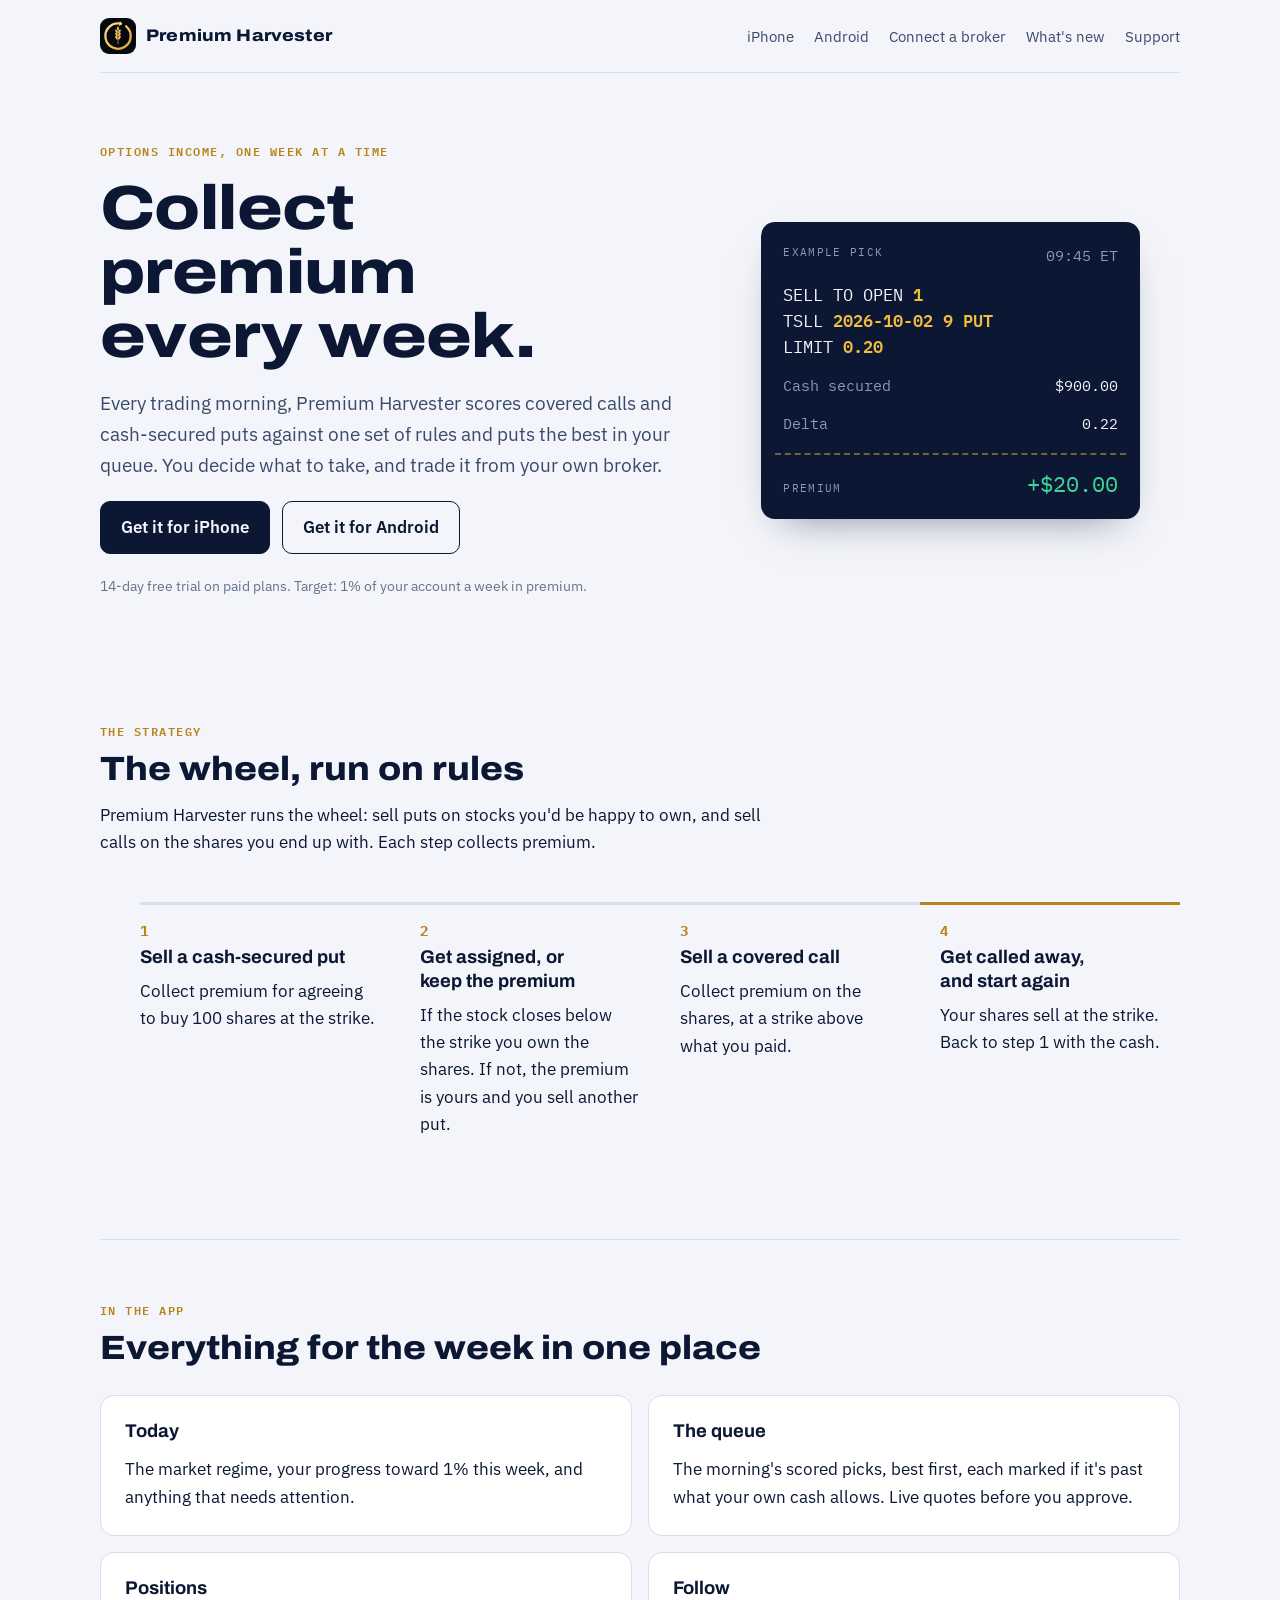
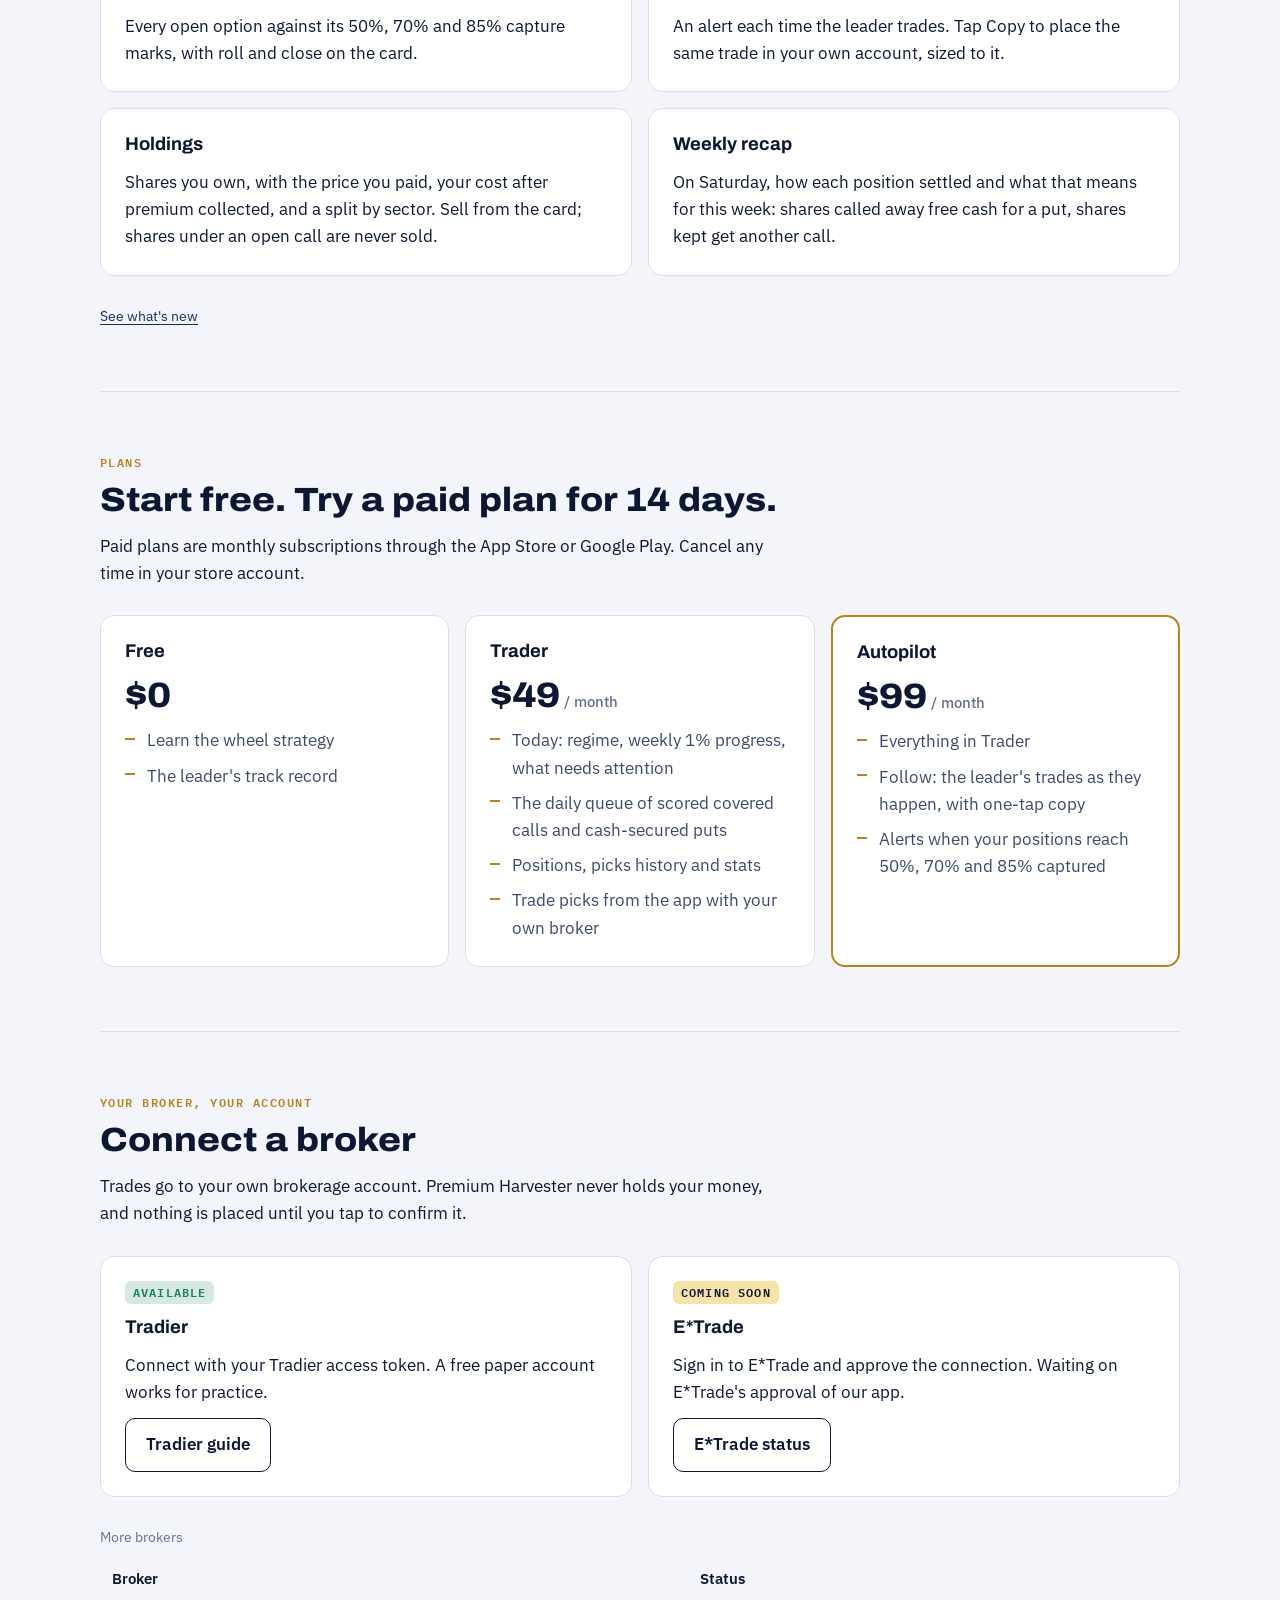
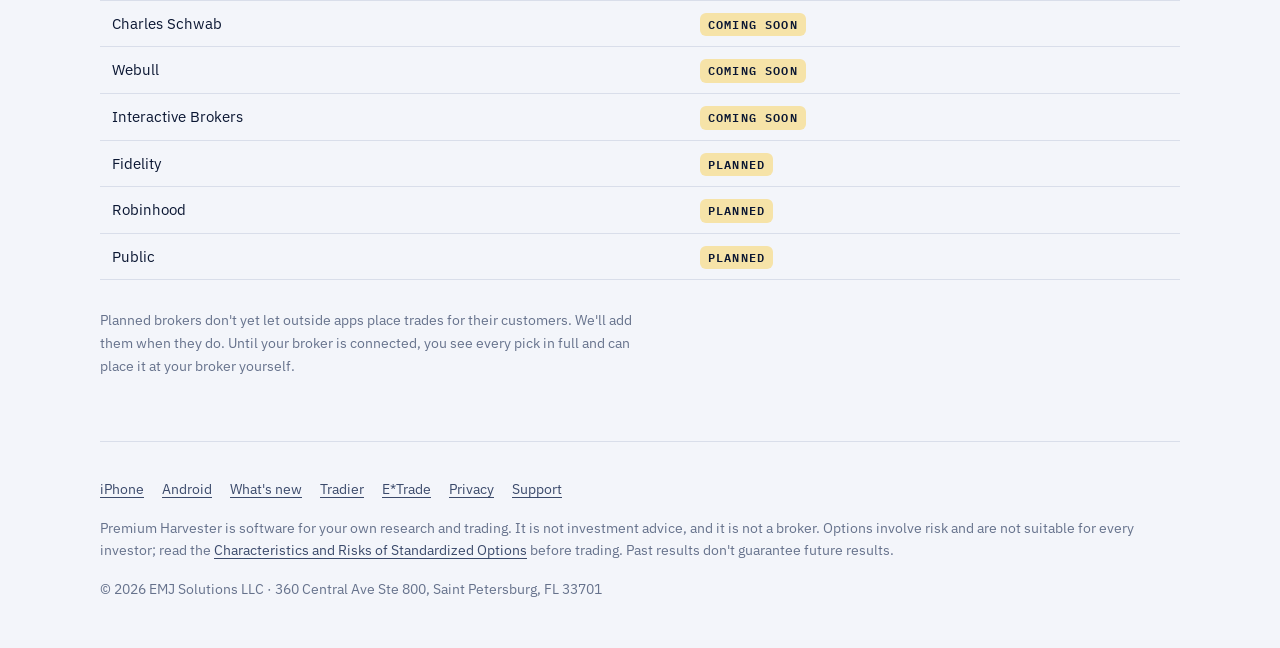
<file: index.html>
<!doctype html>
<html lang="en">
<head>
<meta charset="utf-8">
<meta name="viewport" content="width=device-width, initial-scale=1, viewport-fit=cover">
<title>Premium Harvester</title>
<meta name="description" content="Weekly covered calls and cash-secured puts, scored every morning. Trade them from your own broker on iPhone and Android.">
<link rel="icon" href="assets/logo.svg" type="image/svg+xml">
<link rel="preconnect" href="https://fonts.googleapis.com">
<link rel="preconnect" href="https://fonts.gstatic.com" crossorigin>
<link rel="stylesheet" href="https://fonts.googleapis.com/css2?family=Archivo:wdth,wght@100..125,600..800&family=IBM+Plex+Mono:wght@400;600;700&family=IBM+Plex+Sans:wght@400;500;600&display=swap">
<link rel="stylesheet" href="assets/style.css">
</head>
<body>
<div class="wrap">
  <header class="site-head">
    <a class="brand" href="index.html"><img src="assets/logo.svg" alt=""><span>Premium Harvester</span></a>
    <nav class="nav" aria-label="Main">
      <a href="ios.html">iPhone</a>
      <a href="android.html">Android</a>
      <a href="brokers/tradier.html">Connect a broker</a>
      <a href="whats-new.html">What's new</a>
      <a href="support.html">Support</a>
    </nav>
  </header>

  <main>
    <div class="hero">
      <div class="stack">
        <p class="eyebrow">Options income, one week at a time</p>
        <h1>Collect premium every week.</h1>
        <p class="lede">Every trading morning, Premium Harvester scores covered calls and cash-secured puts against one set of rules and puts the best in your queue. You decide what to take, and trade it from your own broker.</p>
        <div class="cta">
          <a class="btn primary" href="ios.html">Get it for iPhone</a>
          <a class="btn" href="android.html">Get it for Android</a>
        </div>
        <p class="small">14-day free trial on paid plans. Target: 1% of your account a week in premium.</p>
      </div>

      <figure class="ticket" aria-label="Example pick from the morning queue">
        <div class="row"><span class="tag">Example pick</span><span class="k">09:45 ET</span></div>
        <div class="order">SELL TO OPEN <b>1</b><br>TSLL <b>2026-10-02 9 PUT</b><br>LIMIT <b>0.20</b></div>
        <div class="row"><span class="k">Cash secured</span><span>$900.00</span></div>
        <div class="row"><span class="k">Delta</span><span>0.22</span></div>
        <div class="stub"><span class="tag">Premium</span><span class="credit">+$20.00</span></div>
      </figure>
    </div>

    <section aria-labelledby="wheel-h">
      <div class="stack prose">
        <p class="eyebrow">The strategy</p>
        <h2 id="wheel-h">The wheel, run on rules</h2>
        <p>Premium Harvester runs the wheel: sell puts on stocks you'd be happy to own, and sell calls on the shares you end up with. Each step collects premium.</p>
      </div>
      <ol class="wheel">
        <li><h3>Sell a cash-secured put</h3><p>Collect premium for agreeing to buy 100 shares at the strike.</p></li>
        <li><h3>Get assigned, or keep the premium</h3><p>If the stock closes below the strike you own the shares. If not, the premium is yours and you sell another put.</p></li>
        <li><h3>Sell a covered call</h3><p>Collect premium on the shares, at a strike above what you paid.</p></li>
        <li class="loop"><h3>Get called away, and start again</h3><p>Your shares sell at the strike. Back to step 1 with the cash.</p></li>
      </ol>
    </section>

    <section aria-labelledby="app-h">
      <div class="stack prose">
        <p class="eyebrow">In the app</p>
        <h2 id="app-h">Everything for the week in one place</h2>
      </div>
      <div class="grid-2">
        <div class="card"><h3>Today</h3><p>The market regime, your progress toward 1% this week, and anything that needs attention.</p></div>
        <div class="card"><h3>The queue</h3><p>The morning's scored picks, best first, each marked if it's past what your own cash allows. Live quotes before you approve.</p></div>
        <div class="card"><h3>Positions</h3><p>Every open option against its 50%, 70% and 85% capture marks, with roll and close on the card.</p></div>
        <div class="card"><h3>Follow</h3><p>An alert each time the leader trades. Tap Copy to place the same trade in your own account, sized to it.</p></div>
        <div class="card"><h3>Holdings</h3><p>Shares you own, with the price you paid, your cost after premium collected, and a split by sector. Sell from the card; shares under an open call are never sold.</p></div>
        <div class="card"><h3>Weekly recap</h3><p>On Saturday, how each position settled and what that means for this week: shares called away free cash for a put, shares kept get another call.</p></div>
      </div>
      <p class="small prose"><a href="whats-new.html">See what's new</a></p>
    </section>

    <section aria-labelledby="plans-h">
      <div class="stack prose">
        <p class="eyebrow">Plans</p>
        <h2 id="plans-h">Start free. Try a paid plan for 14 days.</h2>
        <p>Paid plans are monthly subscriptions through the App Store or Google Play. Cancel any time in your store account.</p>
      </div>
      <div class="plans">
        <div class="plan">
          <h3>Free</h3>
          <p class="price">$0</p>
          <ul>
            <li>Learn the wheel strategy</li>
            <li>The leader's track record</li>
          </ul>
        </div>
        <div class="plan">
          <h3>Trader</h3>
          <p class="price">$49<small> / month</small></p>
          <ul>
            <li>Today: regime, weekly 1% progress, what needs attention</li>
            <li>The daily queue of scored covered calls and cash-secured puts</li>
            <li>Positions, picks history and stats</li>
            <li>Trade picks from the app with your own broker</li>
          </ul>
        </div>
        <div class="plan featured">
          <h3>Autopilot</h3>
          <p class="price">$99<small> / month</small></p>
          <ul>
            <li>Everything in Trader</li>
            <li>Follow: the leader's trades as they happen, with one-tap copy</li>
            <li>Alerts when your positions reach 50%, 70% and 85% captured</li>
          </ul>
        </div>
      </div>
    </section>

    <section aria-labelledby="broker-h">
      <div class="stack prose">
        <p class="eyebrow">Your broker, your account</p>
        <h2 id="broker-h">Connect a broker</h2>
        <p>Trades go to your own brokerage account. Premium Harvester never holds your money, and nothing is placed until you tap to confirm it.</p>
      </div>
      <div class="grid-2">
        <div class="card"><span class="status live">Available</span><h3>Tradier</h3><p>Connect with your Tradier access token. A free paper account works for practice.</p><a class="btn" href="brokers/tradier.html">Tradier guide</a></div>
        <div class="card"><span class="status">Coming soon</span><h3>E*Trade</h3><p>Sign in to E*Trade and approve the connection. Waiting on E*Trade's approval of our app.</p><a class="btn" href="brokers/etrade.html">E*Trade status</a></div>
      </div>
      <div class="table-wrap">
        <table>
          <caption class="small" style="text-align:left; padding-bottom:8px">More brokers</caption>
          <thead><tr><th scope="col">Broker</th><th scope="col">Status</th></tr></thead>
          <tbody>
            <tr><td>Charles Schwab</td><td><span class="status">Coming soon</span></td></tr>
            <tr><td>Webull</td><td><span class="status">Coming soon</span></td></tr>
            <tr><td>Interactive Brokers</td><td><span class="status">Coming soon</span></td></tr>
            <tr><td>Fidelity</td><td><span class="status">Planned</span></td></tr>
            <tr><td>Robinhood</td><td><span class="status">Planned</span></td></tr>
            <tr><td>Public</td><td><span class="status">Planned</span></td></tr>
          </tbody>
        </table>
      </div>
      <p class="small prose">Planned brokers don't yet let outside apps place trades for their customers. We'll add them when they do. Until your broker is connected, you see every pick in full and can place it at your broker yourself.</p>
    </section>
  </main>

  <footer class="site-foot">
    <nav aria-label="Footer">
      <a href="ios.html">iPhone</a><a href="android.html">Android</a><a href="whats-new.html">What's new</a>
      <a href="brokers/tradier.html">Tradier</a><a href="brokers/etrade.html">E*Trade</a>
      <a href="privacy.html">Privacy</a><a href="support.html">Support</a>
    </nav>
    <p>Premium Harvester is software for your own research and trading. It is not investment advice, and it is not a broker. Options involve risk and are not suitable for every investor; read the <a href="https://www.theocc.com/company-information/documents-and-archives/options-disclosure-document">Characteristics and Risks of Standardized Options</a> before trading. Past results don't guarantee future results.</p>
    <p class="org">&copy; 2026 EMJ Solutions LLC &middot; 360 Central Ave Ste 800, Saint Petersburg, FL 33701</p>
  </footer>
</div>
</body>
</html>
</file>
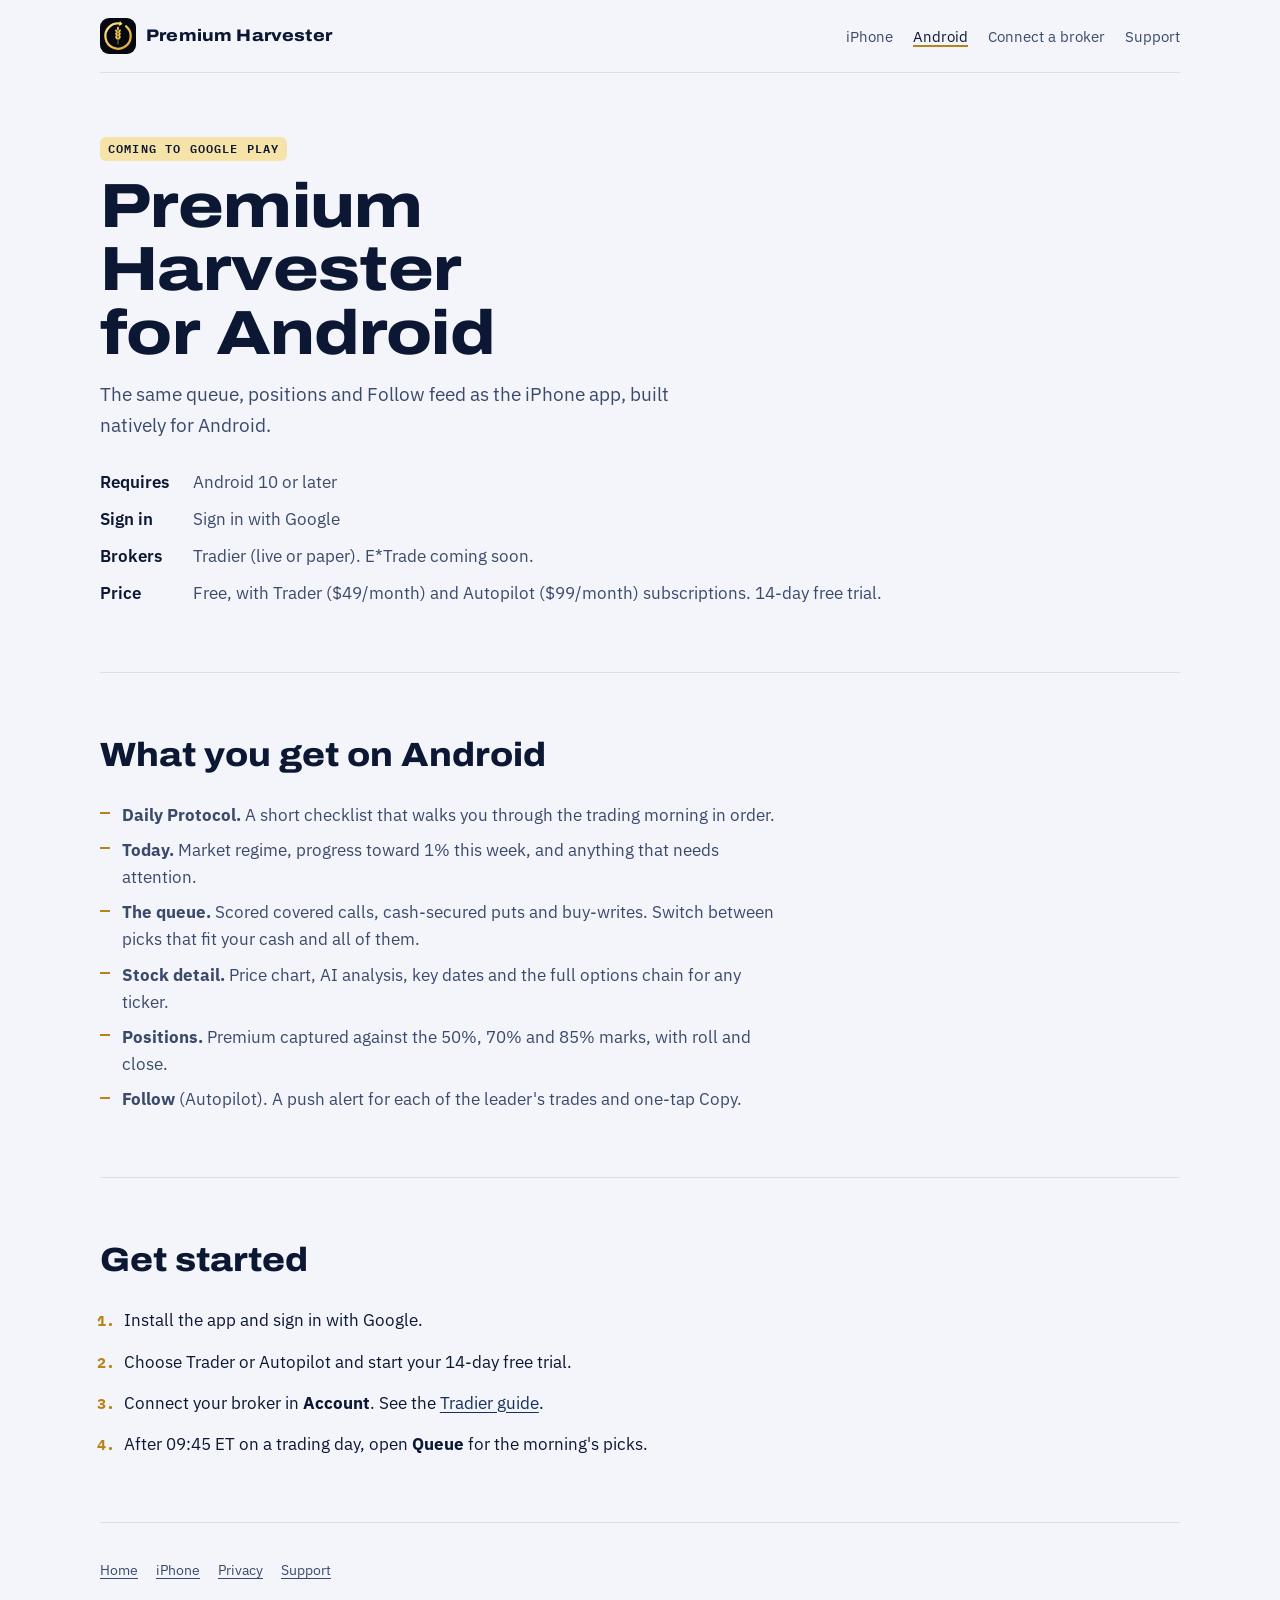
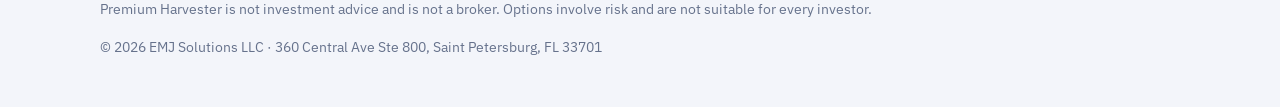
<file: android.html>
<!doctype html>
<html lang="en">
<head>
<meta charset="utf-8">
<meta name="viewport" content="width=device-width, initial-scale=1, viewport-fit=cover">
<title>Premium Harvester for Android</title>
<meta name="description" content="Premium Harvester for Android: the morning queue, your positions and one-tap trading with your own broker.">
<link rel="icon" href="assets/logo.svg" type="image/svg+xml">
<link rel="preconnect" href="https://fonts.googleapis.com">
<link rel="preconnect" href="https://fonts.gstatic.com" crossorigin>
<link rel="stylesheet" href="https://fonts.googleapis.com/css2?family=Archivo:wdth,wght@100..125,600..800&family=IBM+Plex+Mono:wght@400;600;700&family=IBM+Plex+Sans:wght@400;500;600&display=swap">
<link rel="stylesheet" href="assets/style.css">
</head>
<body>
<div class="wrap">
  <header class="site-head">
    <a class="brand" href="index.html"><img src="assets/logo.svg" alt=""><span>Premium Harvester</span></a>
    <nav class="nav" aria-label="Main">
      <a href="ios.html">iPhone</a>
      <a href="android.html" aria-current="page">Android</a>
      <a href="brokers/tradier.html">Connect a broker</a>
      <a href="support.html">Support</a>
    </nav>
  </header>

  <main>
    <section aria-labelledby="h">
      <div class="stack prose">
        <span class="status">Coming to Google Play</span>
        <h1 id="h">Premium Harvester for Android</h1>
        <p class="lede">The same queue, positions and Follow feed as the iPhone app, built natively for Android.</p>
      </div>
      <dl class="facts">
        <dt>Requires</dt><dd>Android 10 or later</dd>
        <dt>Sign in</dt><dd>Sign in with Google</dd>
        <dt>Brokers</dt><dd>Tradier (live or paper). E*Trade coming soon.</dd>
        <dt>Price</dt><dd>Free, with Trader ($49/month) and Autopilot ($99/month) subscriptions. 14-day free trial.</dd>
      </dl>
    </section>

    <section aria-labelledby="f">
      <h2 id="f">What you get on Android</h2>
      <ul class="ticks prose">
        <li><b>Daily Protocol.</b> A short checklist that walks you through the trading morning in order.</li>
        <li><b>Today.</b> Market regime, progress toward 1% this week, and anything that needs attention.</li>
        <li><b>The queue.</b> Scored covered calls, cash-secured puts and buy-writes. Switch between picks that fit your cash and all of them.</li>
        <li><b>Stock detail.</b> Price chart, AI analysis, key dates and the full options chain for any ticker.</li>
        <li><b>Positions.</b> Premium captured against the 50%, 70% and 85% marks, with roll and close.</li>
        <li><b>Follow</b> (Autopilot). A push alert for each of the leader's trades and one-tap Copy.</li>
      </ul>
    </section>

    <section aria-labelledby="s">
      <h2 id="s">Get started</h2>
      <ol class="steps prose">
        <li>Install the app and sign in with Google.</li>
        <li>Choose Trader or Autopilot and start your 14-day free trial.</li>
        <li>Connect your broker in <b>Account</b>. See the <a href="brokers/tradier.html">Tradier guide</a>.</li>
        <li>After 09:45 ET on a trading day, open <b>Queue</b> for the morning's picks.</li>
      </ol>
    </section>
  </main>

  <footer class="site-foot">
    <nav aria-label="Footer">
      <a href="index.html">Home</a><a href="ios.html">iPhone</a>
      <a href="privacy.html">Privacy</a><a href="support.html">Support</a>
    </nav>
    <p>Premium Harvester is not investment advice and is not a broker. Options involve risk and are not suitable for every investor.</p>
    <p class="org">&copy; 2026 EMJ Solutions LLC &middot; 360 Central Ave Ste 800, Saint Petersburg, FL 33701</p>
  </footer>
</div>
</body>
</html>
</file>
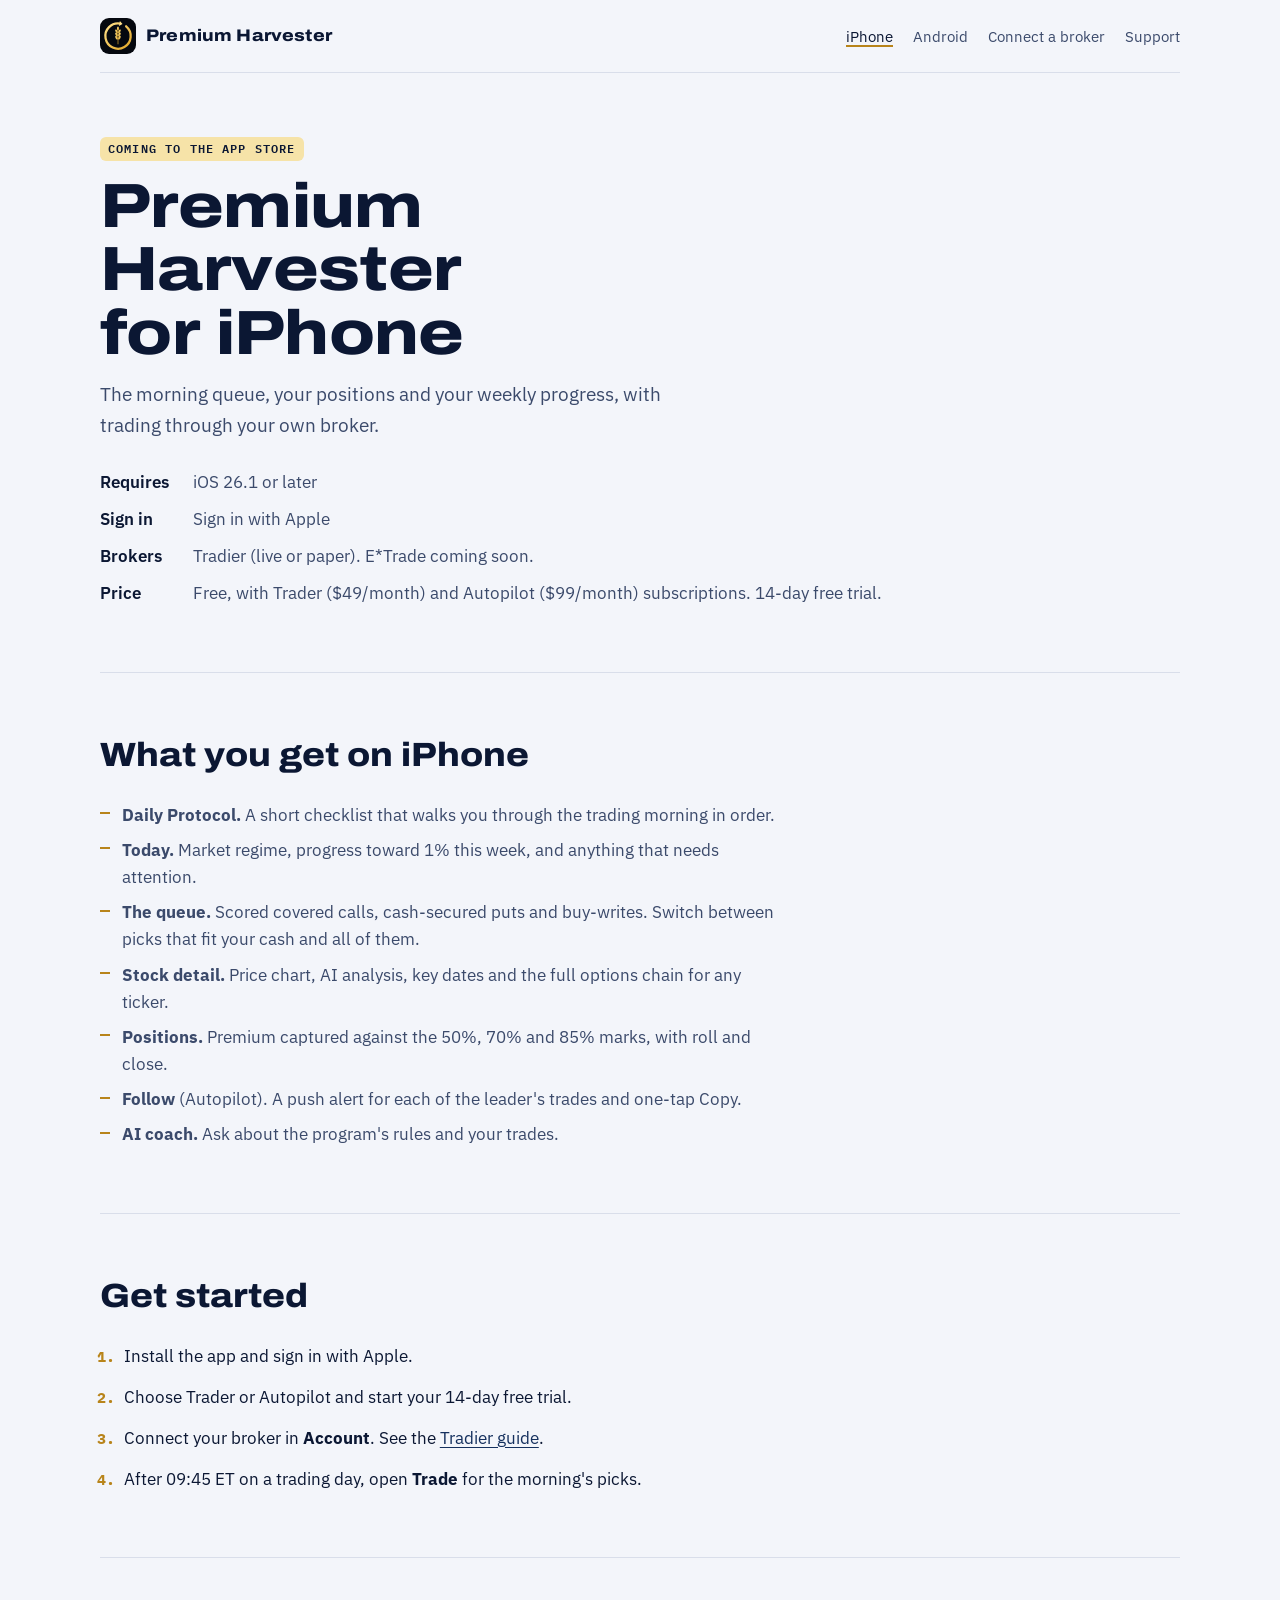
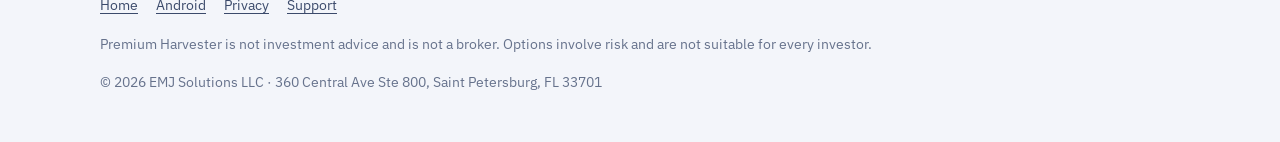
<file: ios.html>
<!doctype html>
<html lang="en">
<head>
<meta charset="utf-8">
<meta name="viewport" content="width=device-width, initial-scale=1, viewport-fit=cover">
<title>Premium Harvester for iPhone</title>
<meta name="description" content="Premium Harvester for iPhone: the morning queue, your positions and one-tap trading with your own broker.">
<link rel="icon" href="assets/logo.svg" type="image/svg+xml">
<link rel="preconnect" href="https://fonts.googleapis.com">
<link rel="preconnect" href="https://fonts.gstatic.com" crossorigin>
<link rel="stylesheet" href="https://fonts.googleapis.com/css2?family=Archivo:wdth,wght@100..125,600..800&family=IBM+Plex+Mono:wght@400;600;700&family=IBM+Plex+Sans:wght@400;500;600&display=swap">
<link rel="stylesheet" href="assets/style.css">
</head>
<body>
<div class="wrap">
  <header class="site-head">
    <a class="brand" href="index.html"><img src="assets/logo.svg" alt=""><span>Premium Harvester</span></a>
    <nav class="nav" aria-label="Main">
      <a href="ios.html" aria-current="page">iPhone</a>
      <a href="android.html">Android</a>
      <a href="brokers/tradier.html">Connect a broker</a>
      <a href="support.html">Support</a>
    </nav>
  </header>

  <main>
    <section aria-labelledby="h">
      <div class="stack prose">
        <span class="status">Coming to the App Store</span>
        <h1 id="h">Premium Harvester for iPhone</h1>
        <p class="lede">The morning queue, your positions and your weekly progress, with trading through your own broker.</p>
      </div>
      <dl class="facts">
        <dt>Requires</dt><dd>iOS 26.1 or later</dd>
        <dt>Sign in</dt><dd>Sign in with Apple</dd>
        <dt>Brokers</dt><dd>Tradier (live or paper). E*Trade coming soon.</dd>
        <dt>Price</dt><dd>Free, with Trader ($49/month) and Autopilot ($99/month) subscriptions. 14-day free trial.</dd>
      </dl>
    </section>

    <section aria-labelledby="f">
      <h2 id="f">What you get on iPhone</h2>
      <ul class="ticks prose">
        <li><b>Daily Protocol.</b> A short checklist that walks you through the trading morning in order.</li>
        <li><b>Today.</b> Market regime, progress toward 1% this week, and anything that needs attention.</li>
        <li><b>The queue.</b> Scored covered calls, cash-secured puts and buy-writes. Switch between picks that fit your cash and all of them.</li>
        <li><b>Stock detail.</b> Price chart, AI analysis, key dates and the full options chain for any ticker.</li>
        <li><b>Positions.</b> Premium captured against the 50%, 70% and 85% marks, with roll and close.</li>
        <li><b>Follow</b> (Autopilot). A push alert for each of the leader's trades and one-tap Copy.</li>
        <li><b>AI coach.</b> Ask about the program's rules and your trades.</li>
      </ul>
    </section>

    <section aria-labelledby="s">
      <h2 id="s">Get started</h2>
      <ol class="steps prose">
        <li>Install the app and sign in with Apple.</li>
        <li>Choose Trader or Autopilot and start your 14-day free trial.</li>
        <li>Connect your broker in <b>Account</b>. See the <a href="brokers/tradier.html">Tradier guide</a>.</li>
        <li>After 09:45 ET on a trading day, open <b>Trade</b> for the morning's picks.</li>
      </ol>
    </section>
  </main>

  <footer class="site-foot">
    <nav aria-label="Footer">
      <a href="index.html">Home</a><a href="android.html">Android</a>
      <a href="privacy.html">Privacy</a><a href="support.html">Support</a>
    </nav>
    <p>Premium Harvester is not investment advice and is not a broker. Options involve risk and are not suitable for every investor.</p>
    <p class="org">&copy; 2026 EMJ Solutions LLC &middot; 360 Central Ave Ste 800, Saint Petersburg, FL 33701</p>
  </footer>
</div>
</body>
</html>
</file>
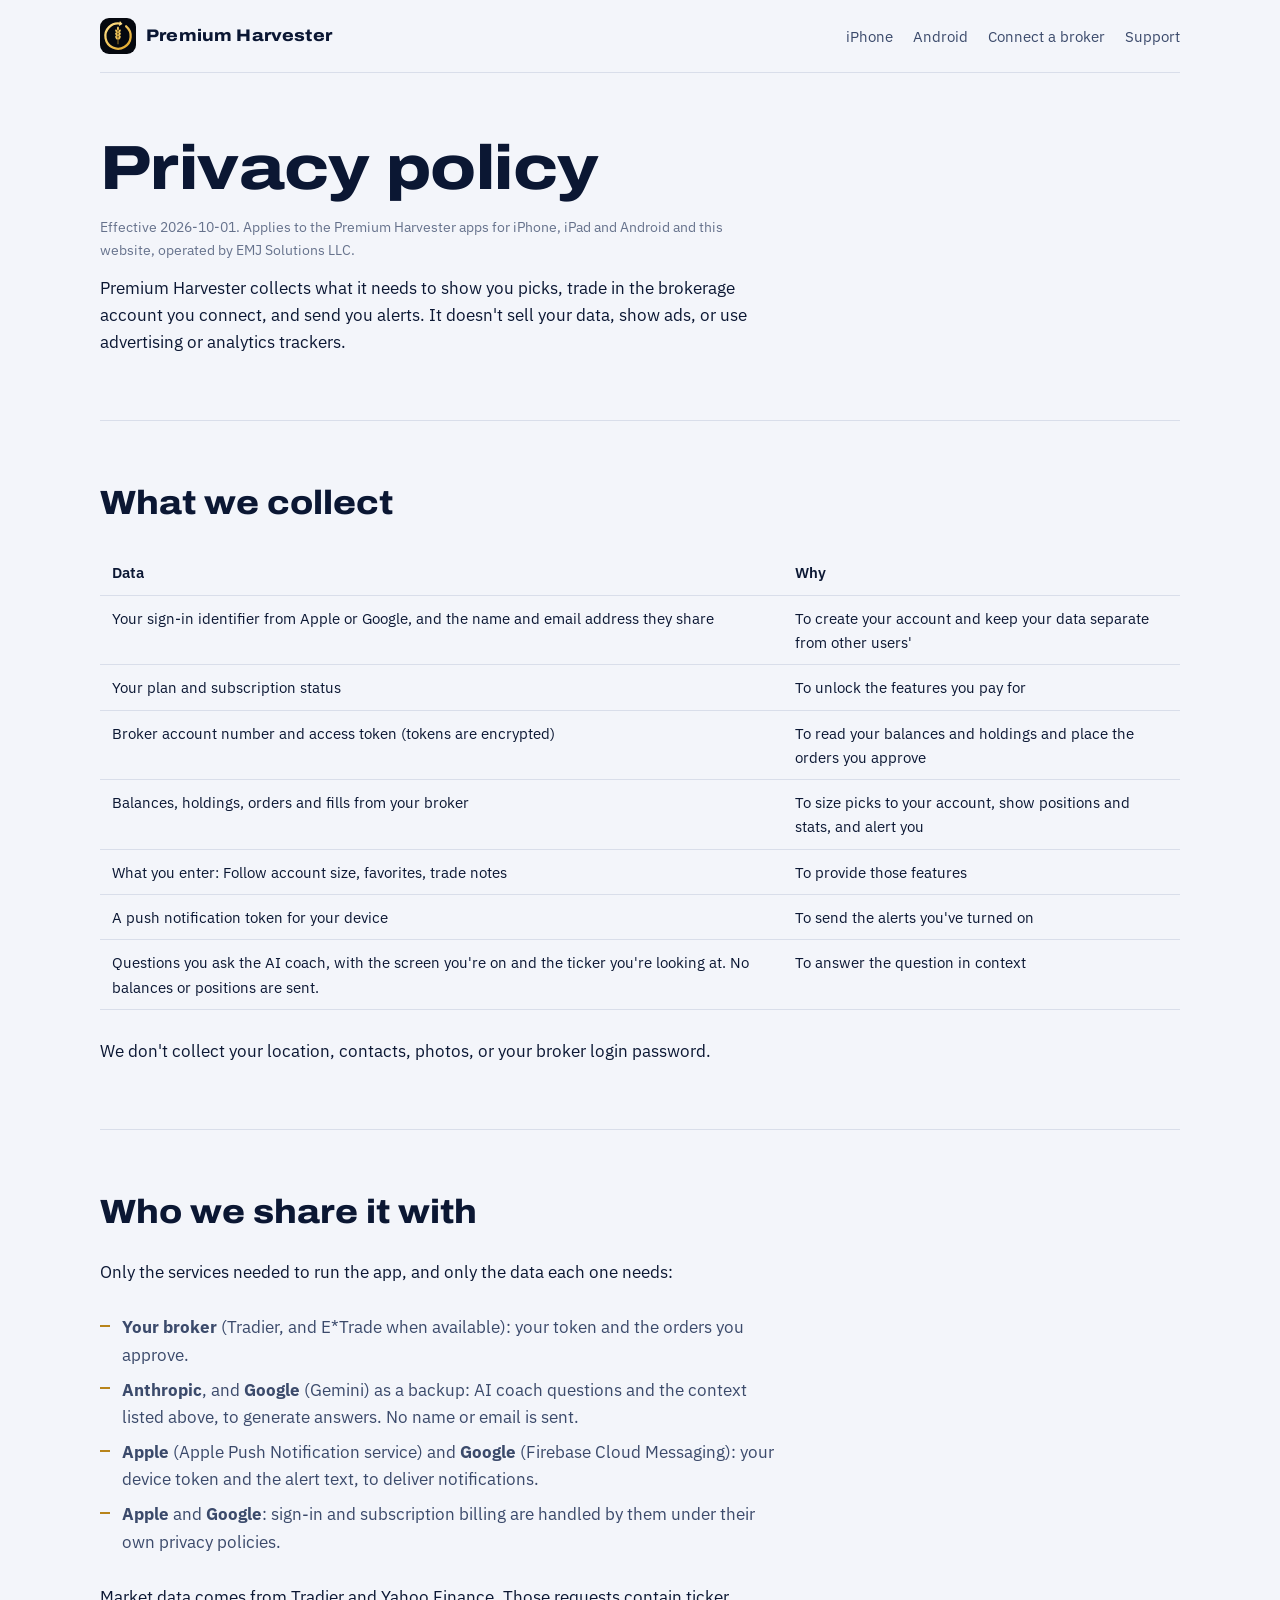
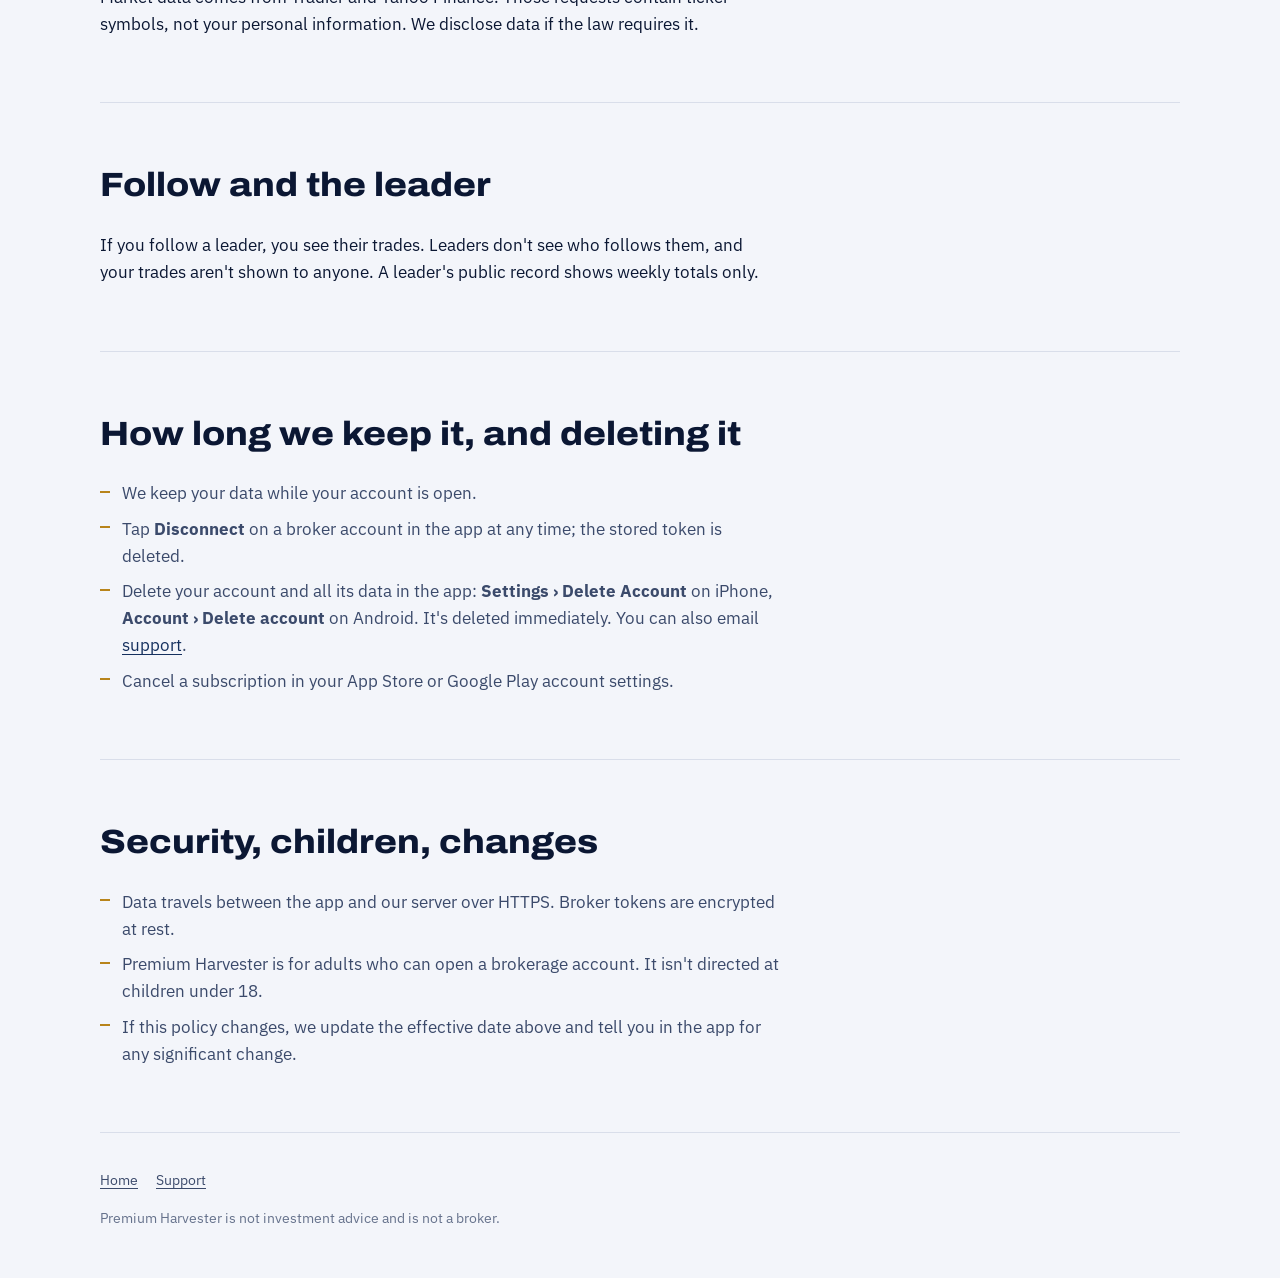
<file: privacy.html>
<!doctype html>
<html lang="en">
<head>
<meta charset="utf-8">
<meta name="viewport" content="width=device-width, initial-scale=1, viewport-fit=cover">
<title>Premium Harvester Privacy Policy</title>
<meta name="description" content="What Premium Harvester collects, why, who it's shared with, and how to delete it.">
<link rel="icon" href="assets/logo.svg" type="image/svg+xml">
<link rel="preconnect" href="https://fonts.googleapis.com">
<link rel="preconnect" href="https://fonts.gstatic.com" crossorigin>
<link rel="stylesheet" href="https://fonts.googleapis.com/css2?family=Archivo:wdth,wght@100..125,600..800&family=IBM+Plex+Mono:wght@400;600;700&family=IBM+Plex+Sans:wght@400;500;600&display=swap">
<link rel="stylesheet" href="assets/style.css">
</head>
<body>
<div class="wrap">
  <header class="site-head">
    <a class="brand" href="index.html"><img src="assets/logo.svg" alt=""><span>Premium Harvester</span></a>
    <nav class="nav" aria-label="Main">
      <a href="ios.html">iPhone</a>
      <a href="android.html">Android</a>
      <a href="brokers/tradier.html">Connect a broker</a>
      <a href="support.html">Support</a>
    </nav>
  </header>

  <main>
    <section aria-labelledby="h">
      <div class="stack prose">
        <h1 id="h">Privacy policy</h1>
        <p class="small">Effective 2026-10-01. Applies to the Premium Harvester apps for iPhone, iPad and Android and this website, operated by EMJ Solutions LLC.</p>
        <p>Premium Harvester collects what it needs to show you picks, trade in the brokerage account you connect, and send you alerts. It doesn't sell your data, show ads, or use advertising or analytics trackers.</p>
      </div>
    </section>

    <section aria-labelledby="c">
      <h2 id="c">What we collect</h2>
      <div class="table-wrap">
        <table>
          <thead><tr><th scope="col">Data</th><th scope="col">Why</th></tr></thead>
          <tbody>
            <tr><td>Your sign-in identifier from Apple or Google, and the name and email address they share</td><td>To create your account and keep your data separate from other users'</td></tr>
            <tr><td>Your plan and subscription status</td><td>To unlock the features you pay for</td></tr>
            <tr><td>Broker account number and access token (tokens are encrypted)</td><td>To read your balances and holdings and place the orders you approve</td></tr>
            <tr><td>Balances, holdings, orders and fills from your broker</td><td>To size picks to your account, show positions and stats, and alert you</td></tr>
            <tr><td>What you enter: Follow account size, favorites, trade notes</td><td>To provide those features</td></tr>
            <tr><td>A push notification token for your device</td><td>To send the alerts you've turned on</td></tr>
            <tr><td>Questions you ask the AI coach, with the screen you're on and the ticker you're looking at. No balances or positions are sent.</td><td>To answer the question in context</td></tr>
          </tbody>
        </table>
      </div>
      <p class="prose">We don't collect your location, contacts, photos, or your broker login password.</p>
    </section>

    <section aria-labelledby="s">
      <h2 id="s">Who we share it with</h2>
      <p class="prose">Only the services needed to run the app, and only the data each one needs:</p>
      <ul class="ticks prose">
        <li><b>Your broker</b> (Tradier, and E*Trade when available): your token and the orders you approve.</li>
        <li><b>Anthropic</b>, and <b>Google</b> (Gemini) as a backup: AI coach questions and the context listed above, to generate answers. No name or email is sent.</li>
        <li><b>Apple</b> (Apple Push Notification service) and <b>Google</b> (Firebase Cloud Messaging): your device token and the alert text, to deliver notifications.</li>
        <li><b>Apple</b> and <b>Google</b>: sign-in and subscription billing are handled by them under their own privacy policies.</li>
      </ul>
      <p class="prose">Market data comes from Tradier and Yahoo Finance. Those requests contain ticker symbols, not your personal information. We disclose data if the law requires it.</p>
    </section>

    <section aria-labelledby="f">
      <h2 id="f">Follow and the leader</h2>
      <p class="prose">If you follow a leader, you see their trades. Leaders don't see who follows them, and your trades aren't shown to anyone. A leader's public record shows weekly totals only.</p>
    </section>

    <section aria-labelledby="k">
      <h2 id="k">How long we keep it, and deleting it</h2>
      <ul class="ticks prose">
        <li>We keep your data while your account is open.</li>
        <li>Tap <b>Disconnect</b> on a broker account in the app at any time; the stored token is deleted.</li>
        <li>Delete your account and all its data in the app: <b>Settings › Delete Account</b> on iPhone, <b>Account › Delete account</b> on Android. It's deleted immediately. You can also email <a href="support.html">support</a>.</li>
        <li>Cancel a subscription in your App Store or Google Play account settings.</li>
      </ul>
    </section>

    <section aria-labelledby="o">
      <h2 id="o">Security, children, changes</h2>
      <ul class="ticks prose">
        <li>Data travels between the app and our server over HTTPS. Broker tokens are encrypted at rest.</li>
        <li>Premium Harvester is for adults who can open a brokerage account. It isn't directed at children under 18.</li>
        <li>If this policy changes, we update the effective date above and tell you in the app for any significant change.</li>
      </ul>
    </section>
  </main>

  <footer class="site-foot">
    <nav aria-label="Footer">
      <a href="index.html">Home</a><a href="support.html">Support</a>
    </nav>
    <p>Premium Harvester is not investment advice and is not a broker.</p>
  </footer>
</div>
</body>
</html>
</file>
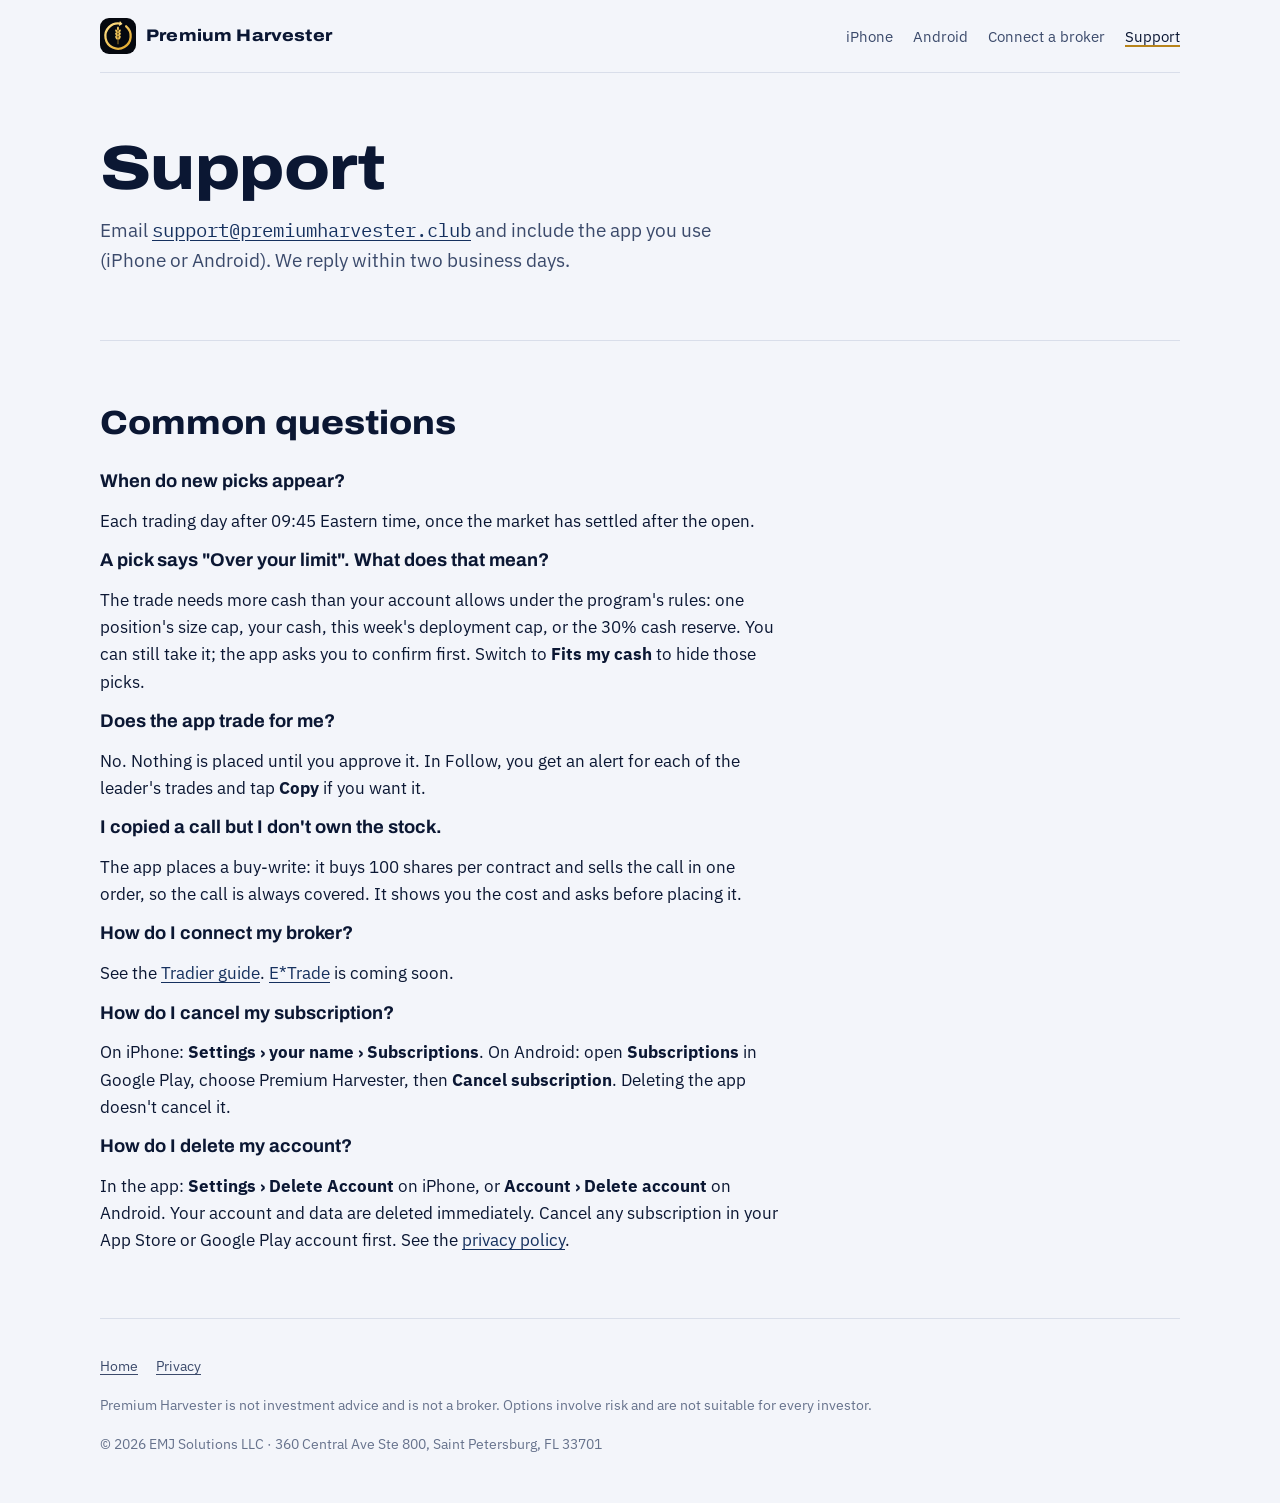
<file: support.html>
<!doctype html>
<html lang="en">
<head>
<meta charset="utf-8">
<meta name="viewport" content="width=device-width, initial-scale=1, viewport-fit=cover">
<title>Premium Harvester Support</title>
<meta name="description" content="Answers to common questions about Premium Harvester, and how to contact support.">
<link rel="icon" href="assets/logo.svg" type="image/svg+xml">
<link rel="preconnect" href="https://fonts.googleapis.com">
<link rel="preconnect" href="https://fonts.gstatic.com" crossorigin>
<link rel="stylesheet" href="https://fonts.googleapis.com/css2?family=Archivo:wdth,wght@100..125,600..800&family=IBM+Plex+Mono:wght@400;600;700&family=IBM+Plex+Sans:wght@400;500;600&display=swap">
<link rel="stylesheet" href="assets/style.css">
</head>
<body>
<div class="wrap">
  <header class="site-head">
    <a class="brand" href="index.html"><img src="assets/logo.svg" alt=""><span>Premium Harvester</span></a>
    <nav class="nav" aria-label="Main">
      <a href="ios.html">iPhone</a>
      <a href="android.html">Android</a>
      <a href="brokers/tradier.html">Connect a broker</a>
      <a href="support.html" aria-current="page">Support</a>
    </nav>
  </header>

  <main>
    <section aria-labelledby="h">
      <div class="stack prose">
        <h1 id="h">Support</h1>
        <p class="lede">Email <a class="mono" href="mailto:support@premiumharvester.club">support@premiumharvester.club</a> and include the app you use (iPhone or Android). We reply within two business days.</p>
      </div>
    </section>

    <section aria-labelledby="q">
      <h2 id="q">Common questions</h2>
      <div class="stack prose">
        <h3>When do new picks appear?</h3>
        <p>Each trading day after 09:45 Eastern time, once the market has settled after the open.</p>

        <h3>A pick says "Over your limit". What does that mean?</h3>
        <p>The trade needs more cash than your account allows under the program's rules: one position's size cap, your cash, this week's deployment cap, or the 30% cash reserve. You can still take it; the app asks you to confirm first. Switch to <b>Fits my cash</b> to hide those picks.</p>

        <h3>Does the app trade for me?</h3>
        <p>No. Nothing is placed until you approve it. In Follow, you get an alert for each of the leader's trades and tap <b>Copy</b> if you want it.</p>

        <h3>I copied a call but I don't own the stock.</h3>
        <p>The app places a buy-write: it buys 100 shares per contract and sells the call in one order, so the call is always covered. It shows you the cost and asks before placing it.</p>

        <h3>How do I connect my broker?</h3>
        <p>See the <a href="brokers/tradier.html">Tradier guide</a>. <a href="brokers/etrade.html">E*Trade</a> is coming soon.</p>

        <h3>How do I cancel my subscription?</h3>
        <p>On iPhone: <b>Settings › your name › Subscriptions</b>. On Android: open <b>Subscriptions</b> in Google Play, choose Premium Harvester, then <b>Cancel subscription</b>. Deleting the app doesn't cancel it.</p>

        <h3>How do I delete my account?</h3>
        <p>In the app: <b>Settings › Delete Account</b> on iPhone, or <b>Account › Delete account</b> on Android. Your account and data are deleted immediately. Cancel any subscription in your App Store or Google Play account first. See the <a href="privacy.html">privacy policy</a>.</p>
      </div>
    </section>
  </main>

  <footer class="site-foot">
    <nav aria-label="Footer">
      <a href="index.html">Home</a><a href="privacy.html">Privacy</a>
    </nav>
    <p>Premium Harvester is not investment advice and is not a broker. Options involve risk and are not suitable for every investor.</p>
    <p class="org">&copy; 2026 EMJ Solutions LLC &middot; 360 Central Ave Ste 800, Saint Petersburg, FL 33701</p>
  </footer>
</div>
</body>
</html>
</file>
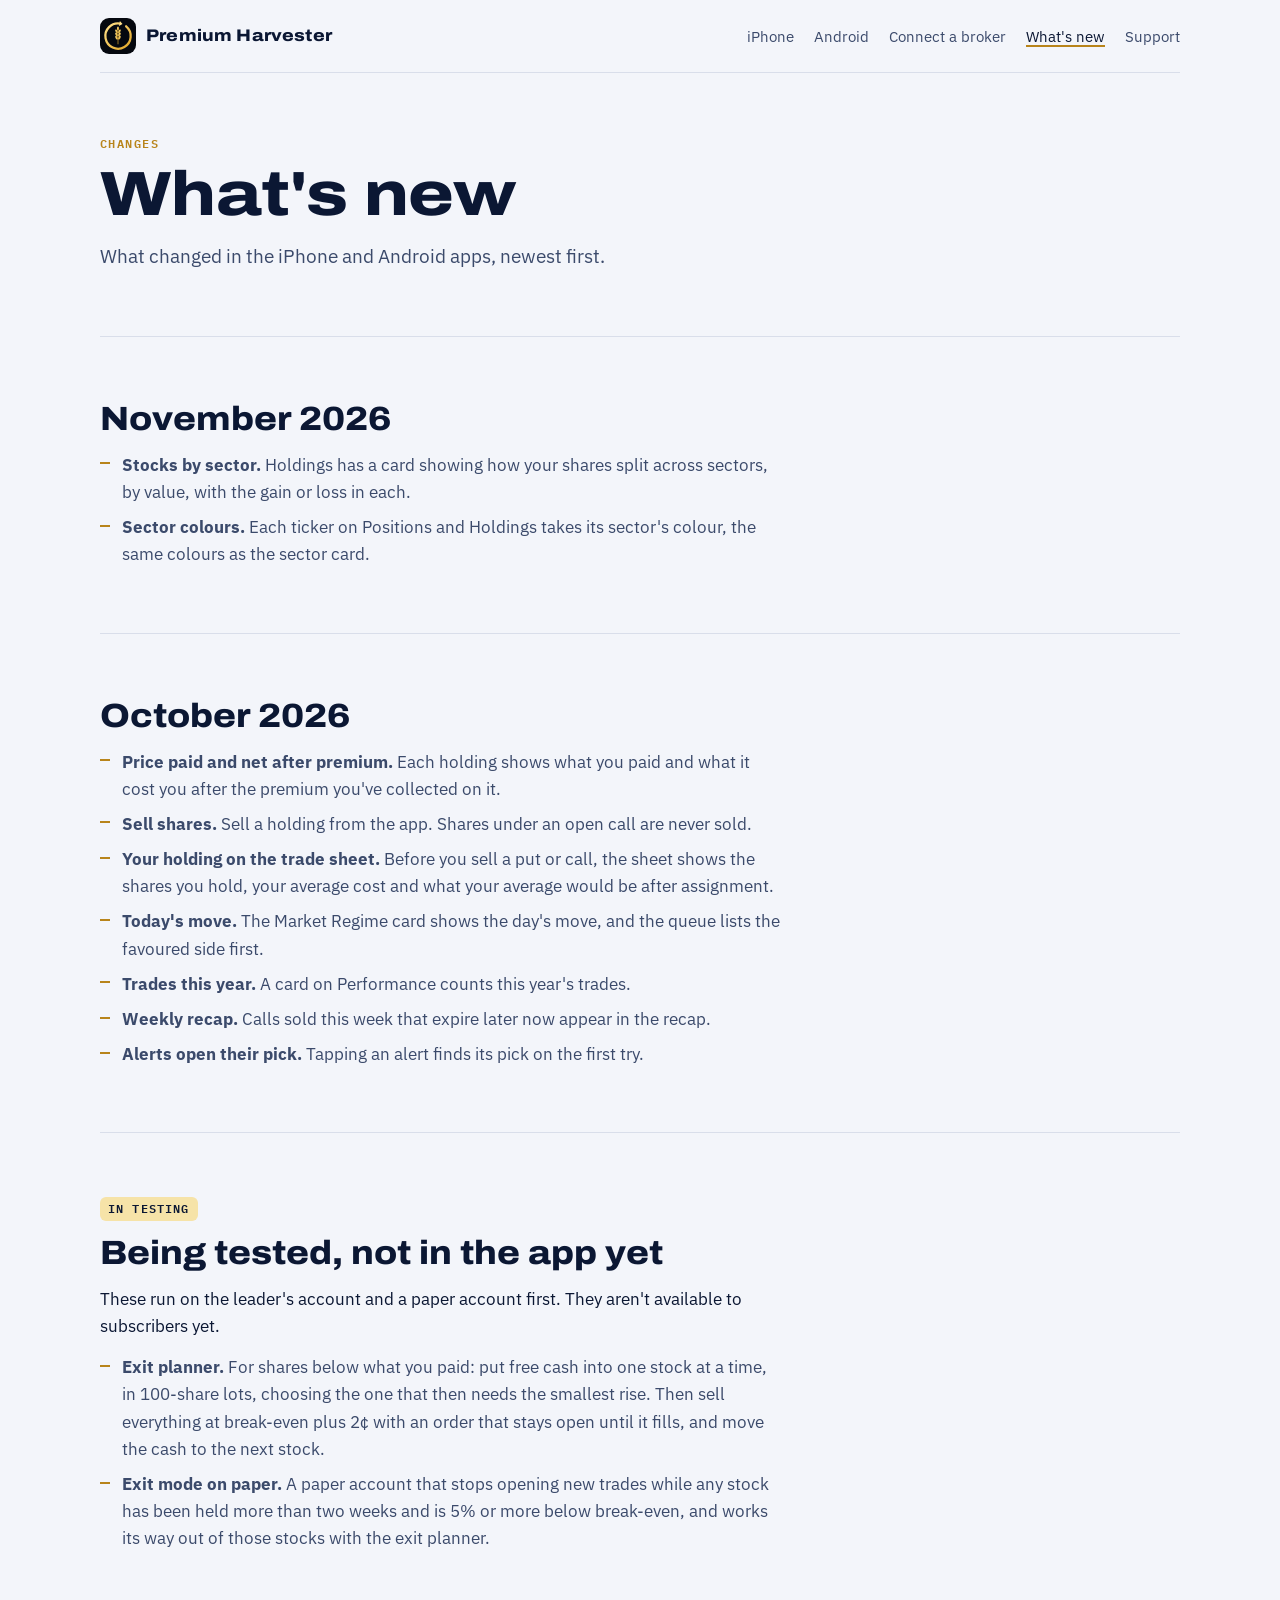
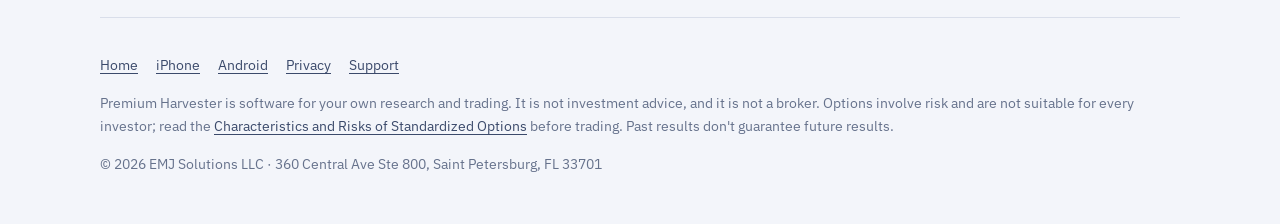
<file: whats-new.html>
<!doctype html>
<html lang="en">
<head>
<meta charset="utf-8">
<meta name="viewport" content="width=device-width, initial-scale=1, viewport-fit=cover">
<title>What's New</title>
<meta name="description" content="What changed in Premium Harvester for iPhone and Android, newest first.">
<link rel="icon" href="assets/logo.svg" type="image/svg+xml">
<link rel="preconnect" href="https://fonts.googleapis.com">
<link rel="preconnect" href="https://fonts.gstatic.com" crossorigin>
<link rel="stylesheet" href="https://fonts.googleapis.com/css2?family=Archivo:wdth,wght@100..125,600..800&family=IBM+Plex+Mono:wght@400;600;700&family=IBM+Plex+Sans:wght@400;500;600&display=swap">
<link rel="stylesheet" href="assets/style.css">
</head>
<body>
<div class="wrap">
  <header class="site-head">
    <a class="brand" href="index.html"><img src="assets/logo.svg" alt=""><span>Premium Harvester</span></a>
    <nav class="nav" aria-label="Main">
      <a href="ios.html">iPhone</a>
      <a href="android.html">Android</a>
      <a href="brokers/tradier.html">Connect a broker</a>
      <a href="whats-new.html" aria-current="page">What's new</a>
      <a href="support.html">Support</a>
    </nav>
  </header>

  <main>
    <section aria-labelledby="h">
      <div class="stack prose">
        <p class="eyebrow">Changes</p>
        <h1 id="h">What's new</h1>
        <p class="lede">What changed in the iPhone and Android apps, newest first.</p>
      </div>
    </section>

    <section aria-labelledby="nov">
      <div class="stack prose">
        <h2 id="nov">November 2026</h2>
        <ul class="ticks">
          <li><b>Stocks by sector.</b> Holdings has a card showing how your shares split across sectors, by value, with the gain or loss in each.</li>
          <li><b>Sector colours.</b> Each ticker on Positions and Holdings takes its sector's colour, the same colours as the sector card.</li>
        </ul>
      </div>
    </section>

    <section aria-labelledby="oct">
      <div class="stack prose">
        <h2 id="oct">October 2026</h2>
        <ul class="ticks">
          <li><b>Price paid and net after premium.</b> Each holding shows what you paid and what it cost you after the premium you've collected on it.</li>
          <li><b>Sell shares.</b> Sell a holding from the app. Shares under an open call are never sold.</li>
          <li><b>Your holding on the trade sheet.</b> Before you sell a put or call, the sheet shows the shares you hold, your average cost and what your average would be after assignment.</li>
          <li><b>Today's move.</b> The Market Regime card shows the day's move, and the queue lists the favoured side first.</li>
          <li><b>Trades this year.</b> A card on Performance counts this year's trades.</li>
          <li><b>Weekly recap.</b> Calls sold this week that expire later now appear in the recap.</li>
          <li><b>Alerts open their pick.</b> Tapping an alert finds its pick on the first try.</li>
        </ul>
      </div>
    </section>

    <section aria-labelledby="test">
      <div class="stack prose">
        <span class="status">In testing</span>
        <h2 id="test">Being tested, not in the app yet</h2>
        <p>These run on the leader's account and a paper account first. They aren't available to subscribers yet.</p>
        <ul class="ticks">
          <li><b>Exit planner.</b> For shares below what you paid: put free cash into one stock at a time, in 100-share lots, choosing the one that then needs the smallest rise. Then sell everything at break-even plus 2¢ with an order that stays open until it fills, and move the cash to the next stock.</li>
          <li><b>Exit mode on paper.</b> A paper account that stops opening new trades while any stock has been held more than two weeks and is 5% or more below break-even, and works its way out of those stocks with the exit planner.</li>
        </ul>
      </div>
    </section>
  </main>

  <footer class="site-foot">
    <nav aria-label="Footer">
      <a href="index.html">Home</a><a href="ios.html">iPhone</a><a href="android.html">Android</a>
      <a href="privacy.html">Privacy</a><a href="support.html">Support</a>
    </nav>
    <p>Premium Harvester is software for your own research and trading. It is not investment advice, and it is not a broker. Options involve risk and are not suitable for every investor; read the <a href="https://www.theocc.com/company-information/documents-and-archives/options-disclosure-document">Characteristics and Risks of Standardized Options</a> before trading. Past results don't guarantee future results.</p>
    <p class="org">&copy; 2026 EMJ Solutions LLC &middot; 360 Central Ave Ste 800, Saint Petersburg, FL 33701</p>
  </footer>
</div>
</body>
</html>
</file>
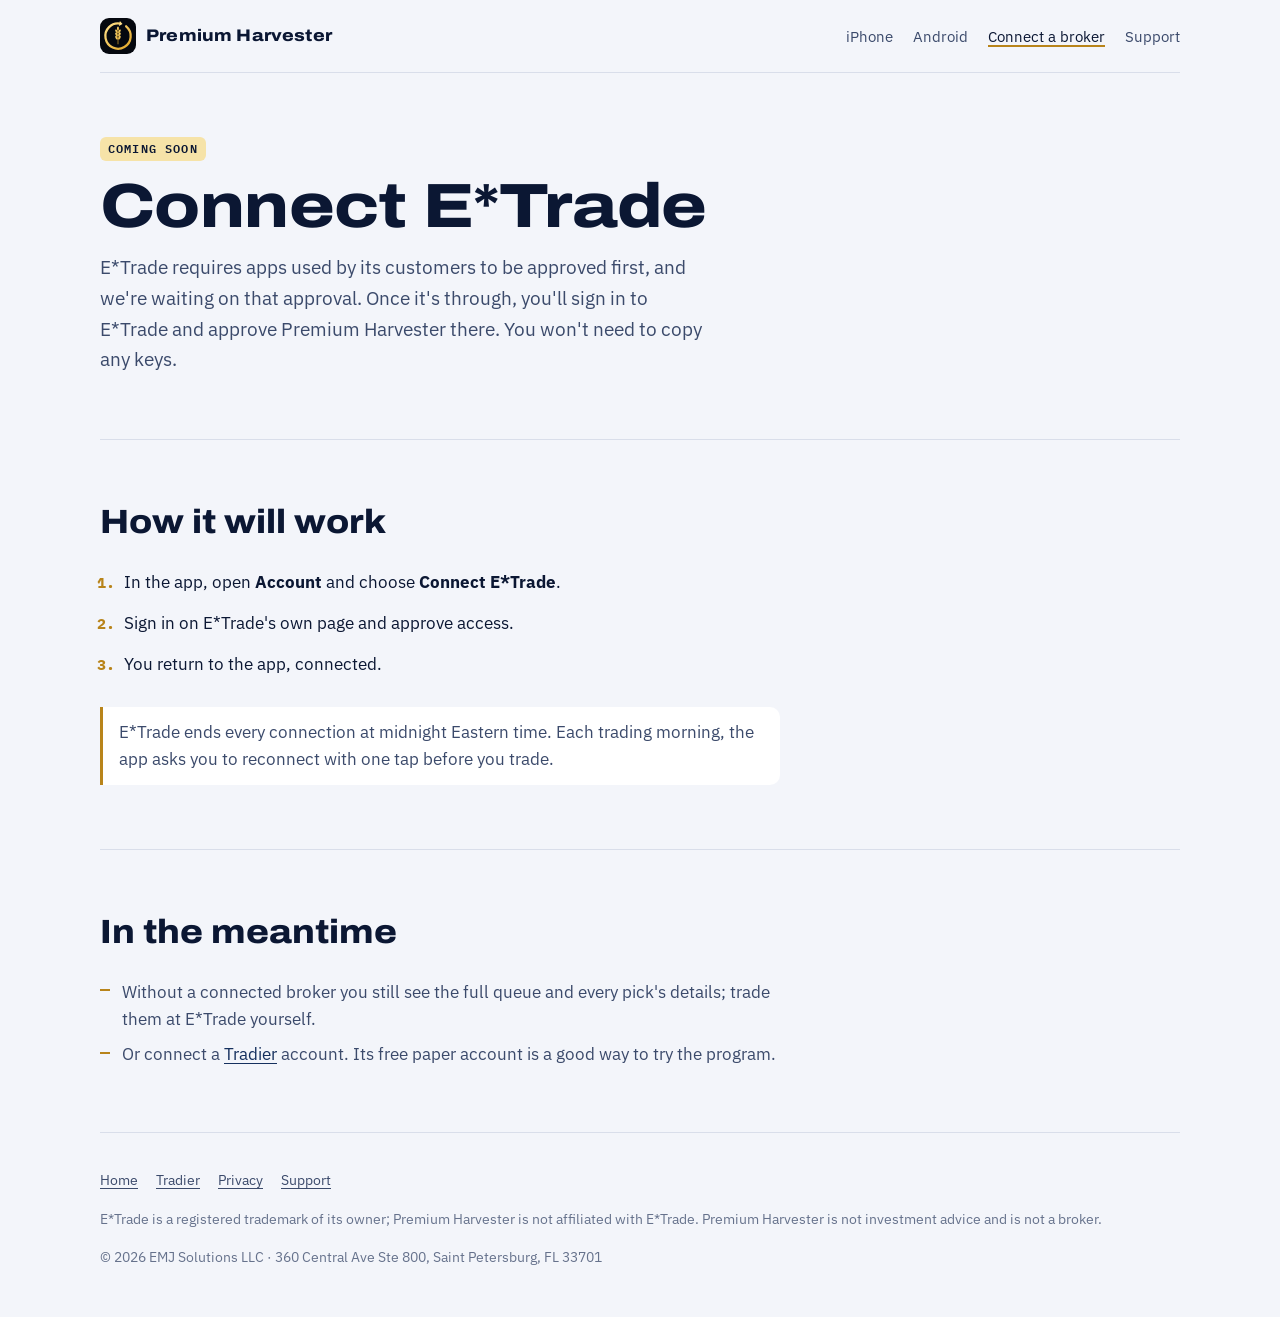
<file: brokers/etrade.html>
<!doctype html>
<html lang="en">
<head>
<meta charset="utf-8">
<meta name="viewport" content="width=device-width, initial-scale=1, viewport-fit=cover">
<title>Connect E*Trade</title>
<meta name="description" content="E*Trade support in Premium Harvester: status and what to use in the meantime.">
<link rel="icon" href="../assets/logo.svg" type="image/svg+xml">
<link rel="preconnect" href="https://fonts.googleapis.com">
<link rel="preconnect" href="https://fonts.gstatic.com" crossorigin>
<link rel="stylesheet" href="https://fonts.googleapis.com/css2?family=Archivo:wdth,wght@100..125,600..800&family=IBM+Plex+Mono:wght@400;600;700&family=IBM+Plex+Sans:wght@400;500;600&display=swap">
<link rel="stylesheet" href="../assets/style.css">
</head>
<body>
<div class="wrap">
  <header class="site-head">
    <a class="brand" href="../index.html"><img src="../assets/logo.svg" alt=""><span>Premium Harvester</span></a>
    <nav class="nav" aria-label="Main">
      <a href="../ios.html">iPhone</a>
      <a href="../android.html">Android</a>
      <a href="tradier.html" aria-current="page">Connect a broker</a>
      <a href="../support.html">Support</a>
    </nav>
  </header>

  <main>
    <section aria-labelledby="h">
      <div class="stack prose">
        <span class="status">Coming soon</span>
        <h1 id="h">Connect E*Trade</h1>
        <p class="lede">E*Trade requires apps used by its customers to be approved first, and we're waiting on that approval. Once it's through, you'll sign in to E*Trade and approve Premium Harvester there. You won't need to copy any keys.</p>
      </div>
    </section>

    <section aria-labelledby="w">
      <h2 id="w">How it will work</h2>
      <ol class="steps prose">
        <li>In the app, open <b>Account</b> and choose <b>Connect E*Trade</b>.</li>
        <li>Sign in on E*Trade's own page and approve access.</li>
        <li>You return to the app, connected.</li>
      </ol>
      <p class="note prose">E*Trade ends every connection at midnight Eastern time. Each trading morning, the app asks you to reconnect with one tap before you trade.</p>
    </section>

    <section aria-labelledby="m">
      <h2 id="m">In the meantime</h2>
      <ul class="ticks prose">
        <li>Without a connected broker you still see the full queue and every pick's details; trade them at E*Trade yourself.</li>
        <li>Or connect a <a href="tradier.html">Tradier</a> account. Its free paper account is a good way to try the program.</li>
      </ul>
    </section>
  </main>

  <footer class="site-foot">
    <nav aria-label="Footer">
      <a href="../index.html">Home</a><a href="tradier.html">Tradier</a>
      <a href="../privacy.html">Privacy</a><a href="../support.html">Support</a>
    </nav>
    <p>E*Trade is a registered trademark of its owner; Premium Harvester is not affiliated with E*Trade. Premium Harvester is not investment advice and is not a broker.</p>
    <p class="org">&copy; 2026 EMJ Solutions LLC &middot; 360 Central Ave Ste 800, Saint Petersburg, FL 33701</p>
  </footer>
</div>
</body>
</html>
</file>
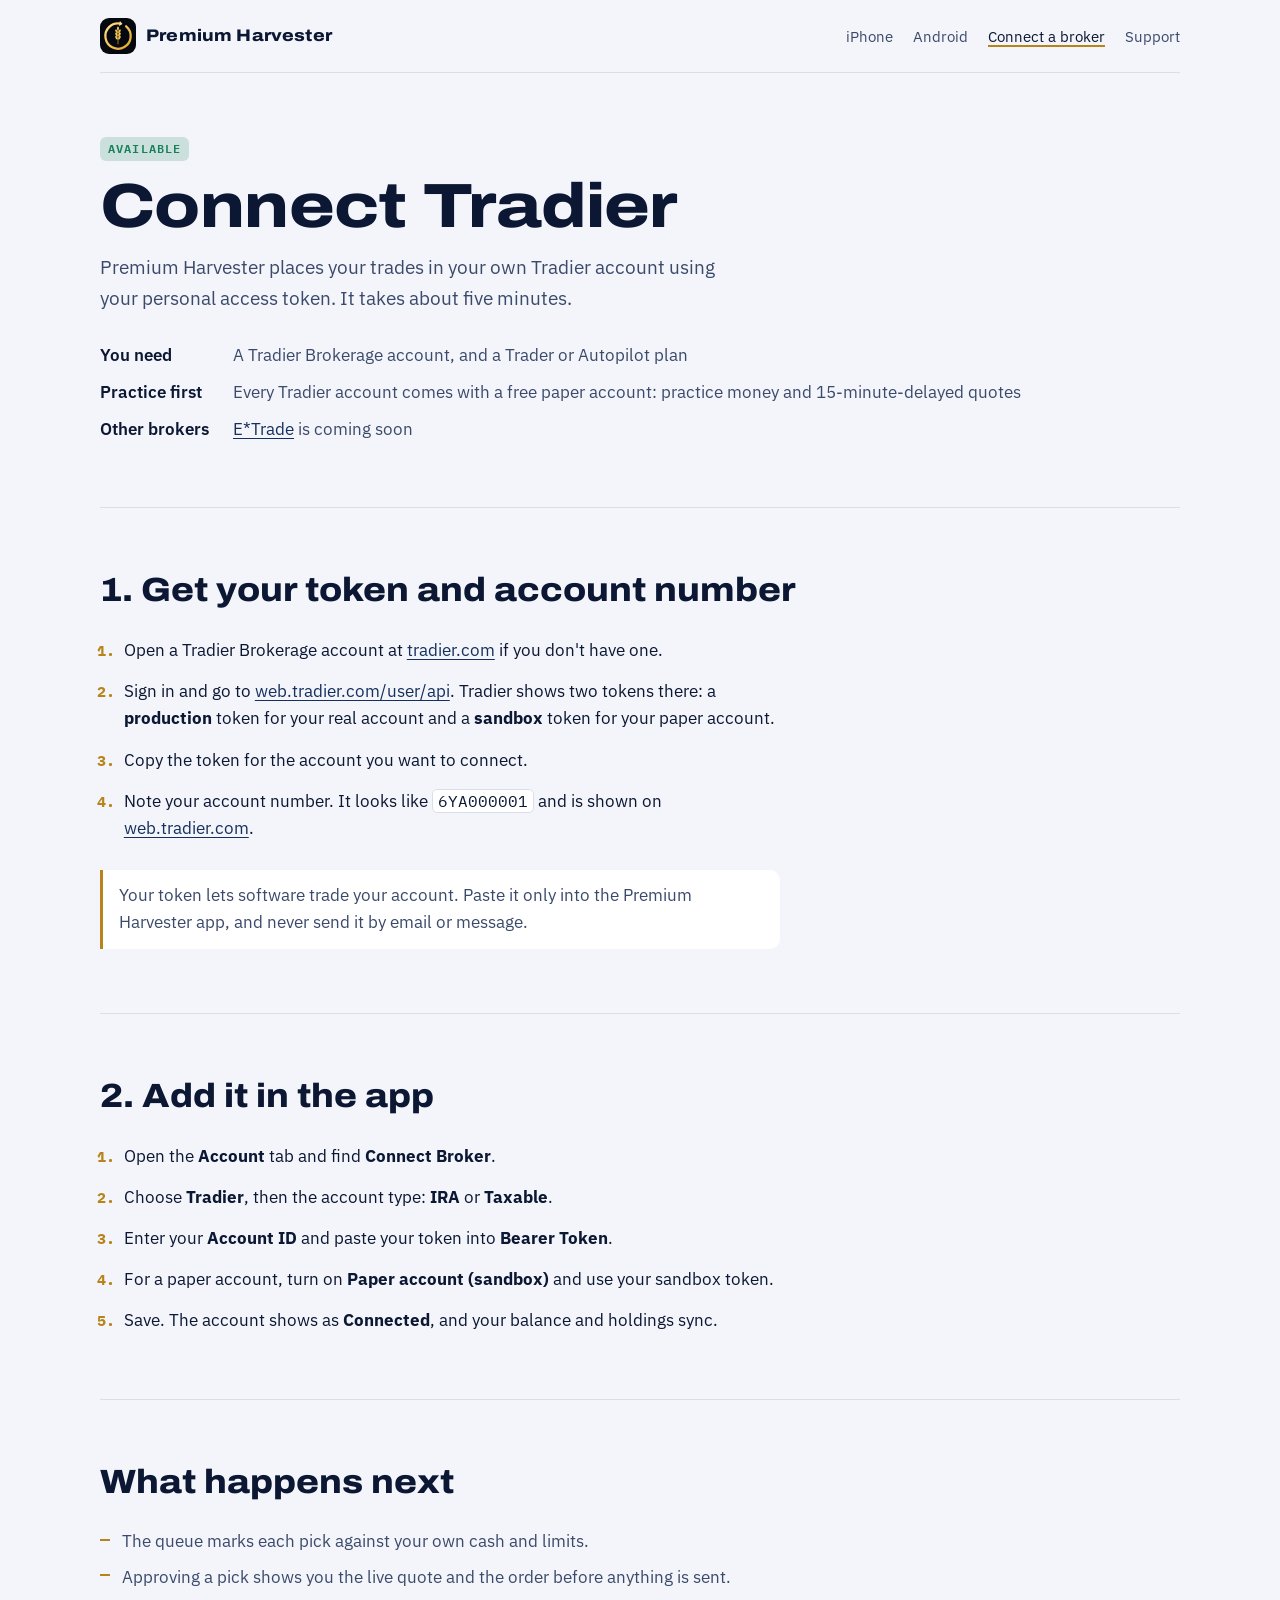
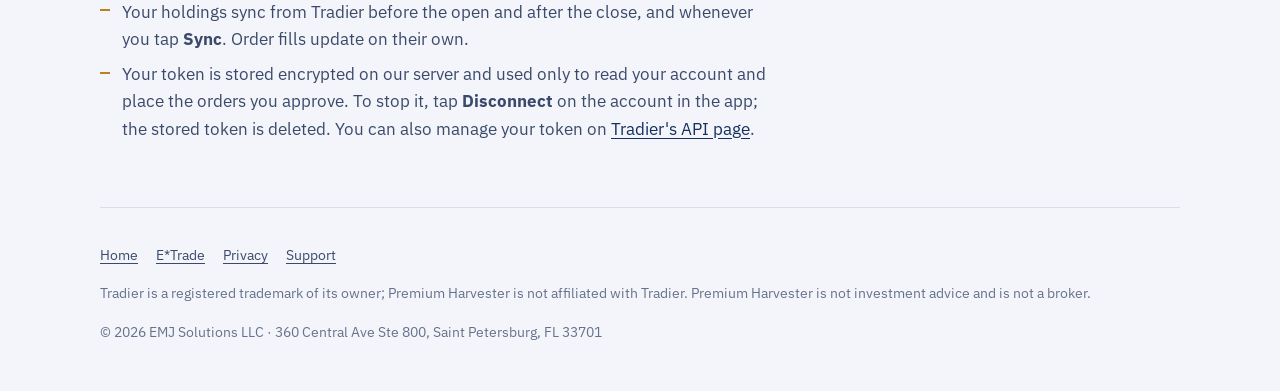
<file: brokers/tradier.html>
<!doctype html>
<html lang="en">
<head>
<meta charset="utf-8">
<meta name="viewport" content="width=device-width, initial-scale=1, viewport-fit=cover">
<title>Connect Tradier</title>
<meta name="description" content="How to connect your Tradier brokerage or paper account to Premium Harvester.">
<link rel="icon" href="../assets/logo.svg" type="image/svg+xml">
<link rel="preconnect" href="https://fonts.googleapis.com">
<link rel="preconnect" href="https://fonts.gstatic.com" crossorigin>
<link rel="stylesheet" href="https://fonts.googleapis.com/css2?family=Archivo:wdth,wght@100..125,600..800&family=IBM+Plex+Mono:wght@400;600;700&family=IBM+Plex+Sans:wght@400;500;600&display=swap">
<link rel="stylesheet" href="../assets/style.css">
</head>
<body>
<div class="wrap">
  <header class="site-head">
    <a class="brand" href="../index.html"><img src="../assets/logo.svg" alt=""><span>Premium Harvester</span></a>
    <nav class="nav" aria-label="Main">
      <a href="../ios.html">iPhone</a>
      <a href="../android.html">Android</a>
      <a href="tradier.html" aria-current="page">Connect a broker</a>
      <a href="../support.html">Support</a>
    </nav>
  </header>

  <main>
    <section aria-labelledby="h">
      <div class="stack prose">
        <span class="status live">Available</span>
        <h1 id="h">Connect Tradier</h1>
        <p class="lede">Premium Harvester places your trades in your own Tradier account using your personal access token. It takes about five minutes.</p>
      </div>
      <dl class="facts">
        <dt>You need</dt><dd>A Tradier Brokerage account, and a Trader or Autopilot plan</dd>
        <dt>Practice first</dt><dd>Every Tradier account comes with a free paper account: practice money and 15-minute-delayed quotes</dd>
        <dt>Other brokers</dt><dd><a href="etrade.html">E*Trade</a> is coming soon</dd>
      </dl>
    </section>

    <section aria-labelledby="s1">
      <h2 id="s1">1. Get your token and account number</h2>
      <ol class="steps prose">
        <li>Open a Tradier Brokerage account at <a href="https://tradier.com">tradier.com</a> if you don't have one.</li>
        <li>Sign in and go to <a href="https://web.tradier.com/user/api">web.tradier.com/user/api</a>. Tradier shows two tokens there: a <b>production</b> token for your real account and a <b>sandbox</b> token for your paper account.</li>
        <li>Copy the token for the account you want to connect.</li>
        <li>Note your account number. It looks like <code>6YA000001</code> and is shown on <a href="https://web.tradier.com">web.tradier.com</a>.</li>
      </ol>
      <p class="note prose">Your token lets software trade your account. Paste it only into the Premium Harvester app, and never send it by email or message.</p>
    </section>

    <section aria-labelledby="s2">
      <h2 id="s2">2. Add it in the app</h2>
      <ol class="steps prose">
        <li>Open the <b>Account</b> tab and find <b>Connect Broker</b>.</li>
        <li>Choose <b>Tradier</b>, then the account type: <b>IRA</b> or <b>Taxable</b>.</li>
        <li>Enter your <b>Account ID</b> and paste your token into <b>Bearer Token</b>.</li>
        <li>For a paper account, turn on <b>Paper account (sandbox)</b> and use your sandbox token.</li>
        <li>Save. The account shows as <b>Connected</b>, and your balance and holdings sync.</li>
      </ol>
    </section>

    <section aria-labelledby="s3">
      <h2 id="s3">What happens next</h2>
      <ul class="ticks prose">
        <li>The queue marks each pick against your own cash and limits.</li>
        <li>Approving a pick shows you the live quote and the order before anything is sent.</li>
        <li>Your holdings sync from Tradier before the open and after the close, and whenever you tap <b>Sync</b>. Order fills update on their own.</li>
        <li>Your token is stored encrypted on our server and used only to read your account and place the orders you approve. To stop it, tap <b>Disconnect</b> on the account in the app; the stored token is deleted. You can also manage your token on <a href="https://web.tradier.com/user/api">Tradier's API page</a>.</li>
      </ul>
    </section>
  </main>

  <footer class="site-foot">
    <nav aria-label="Footer">
      <a href="../index.html">Home</a><a href="etrade.html">E*Trade</a>
      <a href="../privacy.html">Privacy</a><a href="../support.html">Support</a>
    </nav>
    <p>Tradier is a registered trademark of its owner; Premium Harvester is not affiliated with Tradier. Premium Harvester is not investment advice and is not a broker.</p>
    <p class="org">&copy; 2026 EMJ Solutions LLC &middot; 360 Central Ave Ste 800, Saint Petersburg, FL 33701</p>
  </footer>
</div>
</body>
</html>
</file>
<file: assets/style.css>
/* Premium Harvester — public site. Palette from the app icon: navy field, harvest gold. */
:root {
  --bg: #F3F5FA;
  --surface: #FFFFFF;
  --ink: #0B1733;
  --ink-2: #3B4A6B;
  --muted: #66728C;
  --line: #D9DEEA;
  --navy: #15305E;
  --gold: #B8841A;          /* gold dark enough to read on paper */
  --gold-soft: #F6E3A8;
  --gain: #17805A;
  --ticket-bg: #0B1733;
  --ticket-ink: #F3F5FA;
  --ticket-gold: #F2BC3C;
  --focus: #0A84FF;
  color-scheme: light;
}
@media (prefers-color-scheme: dark) {
  :root:not([data-theme="light"]) {
    --bg: #070D1C;
    --surface: #0E1830;
    --ink: #EEF1F8;
    --ink-2: #B9C3DA;
    --muted: #8E9AB5;
    --line: #22304F;
    --navy: #9DB6E8;
    --gold: #F2BC3C;
    --gold-soft: #3A2E10;
    --gain: #3DD598;
    --ticket-bg: #131F3B;
    --ticket-ink: #EEF1F8;
    --ticket-gold: #F2BC3C;
    color-scheme: dark;
  }
}
:root[data-theme="dark"] {
  --bg: #070D1C;
  --surface: #0E1830;
  --ink: #EEF1F8;
  --ink-2: #B9C3DA;
  --muted: #8E9AB5;
  --line: #22304F;
  --navy: #9DB6E8;
  --gold: #F2BC3C;
  --gold-soft: #3A2E10;
  --gain: #3DD598;
  --ticket-bg: #131F3B;
  --ticket-ink: #EEF1F8;
  --ticket-gold: #F2BC3C;
  color-scheme: dark;
}

* { box-sizing: border-box; }
html { -webkit-text-size-adjust: 100%; }
body {
  margin: 0;
  background: var(--bg);
  color: var(--ink);
  font: 400 1.0625rem/1.6 "IBM Plex Sans", system-ui, -apple-system, "Segoe UI", sans-serif;
  padding-inline: 20px;
}
img, svg { max-width: 100%; }
a { color: var(--navy); text-underline-offset: 3px; }
a:hover { color: var(--gold); }
:focus-visible { outline: 3px solid var(--focus); outline-offset: 2px; border-radius: 4px; }

.wrap { max-width: 1080px; margin-inline: auto; }
.prose { max-width: 68ch; }

/* Header */
.site-head {
  display: flex; flex-wrap: wrap; align-items: center; justify-content: space-between; gap: 12px 24px;
  padding-block: 18px; border-bottom: 1px solid var(--line);
}
.brand { display: flex; align-items: center; gap: 10px; text-decoration: none; color: var(--ink); }
.brand img { width: 36px; height: 36px; border-radius: 9px; }
.brand span { font: 800 1.05rem/1 "Archivo", system-ui, sans-serif; font-stretch: 112%; letter-spacing: 0.01em; }
.nav { display: flex; flex-wrap: wrap; gap: 6px 20px; font-size: 0.95rem; }
.nav a { color: var(--ink-2); text-decoration: none; }
.nav a:hover, .nav a[aria-current="page"] { color: var(--ink); text-decoration: underline; text-decoration-color: var(--gold); text-decoration-thickness: 2px; }

/* Type scale */
h1, h2, h3 { font-family: "Archivo", system-ui, sans-serif; text-wrap: balance; color: var(--ink); margin: 0; }
h1 { font-size: clamp(2.3rem, 5.5vw, 3.9rem); font-weight: 800; font-stretch: 118%; line-height: 1.02; letter-spacing: -0.01em; }
h2 { font-size: clamp(1.6rem, 3vw, 2.1rem); font-weight: 800; font-stretch: 110%; line-height: 1.1; }
h3 { font-size: 1.15rem; font-weight: 700; line-height: 1.3; }
p { margin: 0; }
.eyebrow { font: 600 0.78rem/1 "IBM Plex Mono", ui-monospace, monospace; text-transform: uppercase; letter-spacing: 0.12em; color: var(--gold); }
.lede { font-size: 1.2rem; color: var(--ink-2); max-width: 56ch; }
.small { font-size: 0.9rem; color: var(--muted); }
.mono { font-family: "IBM Plex Mono", ui-monospace, monospace; font-variant-numeric: tabular-nums; }

section { padding-block: 64px; display: grid; gap: 28px; }
section + section { border-top: 1px solid var(--line); }
.stack { display: grid; gap: 14px; }

/* Hero */
.hero { display: grid; grid-template-columns: minmax(0, 1.25fr) minmax(0, 1fr); gap: 48px; align-items: center; padding-block: 72px 64px; }
.hero .stack { gap: 20px; }
.cta { display: flex; flex-wrap: wrap; gap: 12px; }
.btn {
  display: inline-flex; align-items: center; gap: 8px; padding: 12px 20px; border-radius: 10px;
  font-weight: 600; text-decoration: none; border: 1.5px solid var(--ink); color: var(--ink);
}
.btn.primary { background: var(--ink); color: var(--bg); }
.btn.primary:hover { background: var(--navy); border-color: var(--navy); color: var(--bg); }
.btn:hover { color: var(--gold); border-color: var(--gold); }

/* The order ticket: the one bold object on the page */
.ticket {
  background: var(--ticket-bg); color: var(--ticket-ink); border-radius: 14px; padding: 22px 22px 18px;
  font-family: "IBM Plex Mono", ui-monospace, monospace; font-variant-numeric: tabular-nums;
  position: relative; box-shadow: 0 18px 40px -22px rgba(11, 23, 51, 0.55);
  display: grid; gap: 14px;
}
.ticket::after {                          /* perforated tear line above the stub */
  content: ""; position: absolute; left: 14px; right: 14px; bottom: 64px;
  border-top: 2px dashed rgba(242, 188, 60, 0.45);
}
.ticket .row { display: flex; justify-content: space-between; gap: 12px; font-size: 0.92rem; }
.ticket .k { color: #8E9AB5; }
.ticket .order { font-size: 1.05rem; line-height: 1.5; color: var(--ticket-ink); }
.ticket .order b { color: var(--ticket-gold); font-weight: 600; }
.ticket .stub { display: flex; justify-content: space-between; align-items: baseline; padding-top: 16px; font-size: 0.85rem; }
.ticket .credit { font-size: 1.4rem; color: #3DD598; }
.ticket .tag { font-size: 0.7rem; letter-spacing: 0.12em; text-transform: uppercase; color: #8E9AB5; }

/* The wheel: a real four-step cycle, so it is numbered */
.wheel { display: grid; grid-template-columns: repeat(4, minmax(0, 1fr)); gap: 0; counter-reset: step; }
.wheel li {
  list-style: none; counter-increment: step; padding: 20px 20px 20px 0; border-top: 3px solid var(--line);
  display: grid; gap: 8px; align-content: start;
}
.wheel li + li { padding-left: 20px; }
.wheel li::before { content: counter(step); font: 700 0.85rem/1 "IBM Plex Mono", monospace; color: var(--gold); }
.wheel li.loop { border-top-color: var(--gold); }
.wheel ol { margin: 0; padding: 0; }

/* Plans */
.plans { display: grid; grid-template-columns: repeat(3, minmax(0, 1fr)); gap: 16px; }
.plan { background: var(--surface); border: 1px solid var(--line); border-radius: 14px; padding: 24px; display: grid; gap: 14px; align-content: start; }
.plan.featured { border: 2px solid var(--gold); }
.price { font: 800 2.2rem/1 "Archivo", system-ui, sans-serif; font-stretch: 110%; font-variant-numeric: tabular-nums; }
.price small { font: 500 0.95rem "IBM Plex Sans", sans-serif; color: var(--muted); }
.plan ul, .ticks { margin: 0; padding: 0; list-style: none; display: grid; gap: 8px; }
.plan li, .ticks li { padding-left: 22px; position: relative; color: var(--ink-2); }
.plan li::before, .ticks li::before { content: ""; position: absolute; left: 0; top: 0.62em; width: 10px; height: 2px; background: var(--gold); }

/* Two-up and cards */
.grid-2 { display: grid; grid-template-columns: repeat(2, minmax(0, 1fr)); gap: 16px; }
.card { background: var(--surface); border: 1px solid var(--line); border-radius: 14px; padding: 24px; display: grid; gap: 12px; align-content: start; }
.card .btn { justify-self: start; }
.status { display: inline-block; justify-self: start; font: 600 0.72rem/1 "IBM Plex Mono", monospace; text-transform: uppercase; letter-spacing: 0.1em; padding: 6px 8px; border-radius: 6px; background: var(--gold-soft); color: var(--ink); }
.status.live { background: color-mix(in srgb, var(--gain) 18%, transparent); color: var(--gain); }

/* Guides */
.steps { margin: 0; padding-left: 1.4em; display: grid; gap: 14px; }
.steps li::marker { font: 700 0.95rem "IBM Plex Mono", monospace; color: var(--gold); }
.note { border-left: 3px solid var(--gold); padding: 12px 16px; background: var(--surface); border-radius: 0 10px 10px 0; color: var(--ink-2); }
code, kbd { font: 0.92em "IBM Plex Mono", ui-monospace, monospace; background: var(--surface); border: 1px solid var(--line); border-radius: 5px; padding: 1px 5px; }
dl.facts { display: grid; grid-template-columns: max-content 1fr; gap: 10px 24px; margin: 0; }
dl.facts dt { font-weight: 600; }
dl.facts dd { margin: 0; color: var(--ink-2); }
.table-wrap { overflow-x: auto; }
table { border-collapse: collapse; width: 100%; font-size: 0.95rem; }
th, td { text-align: left; padding: 10px 12px; border-bottom: 1px solid var(--line); vertical-align: top; }
th { font-weight: 600; color: var(--ink); }

/* Footer */
.site-foot { padding-block: 36px 48px; border-top: 1px solid var(--line); display: grid; gap: 16px; font-size: 0.88rem; color: var(--muted); }
.site-foot nav { display: flex; flex-wrap: wrap; gap: 6px 18px; }
.site-foot a { color: var(--ink-2); }

@media (max-width: 820px) {
  .hero { grid-template-columns: 1fr; gap: 32px; padding-block: 48px; }
  .plans, .grid-2 { grid-template-columns: 1fr; }
  .wheel { grid-template-columns: repeat(2, minmax(0, 1fr)); }
  .wheel li:nth-child(3) { padding-left: 0; }
  section { padding-block: 48px; }
}
@media (max-width: 480px) {
  .wheel { grid-template-columns: 1fr; }
  .wheel li, .wheel li + li { padding-left: 0; }
  dl.facts { grid-template-columns: 1fr; gap: 2px; }
  dl.facts dd { margin-bottom: 10px; }
}
@media (prefers-reduced-motion: reduce) { * { transition: none !important; animation: none !important; } }
</file>
